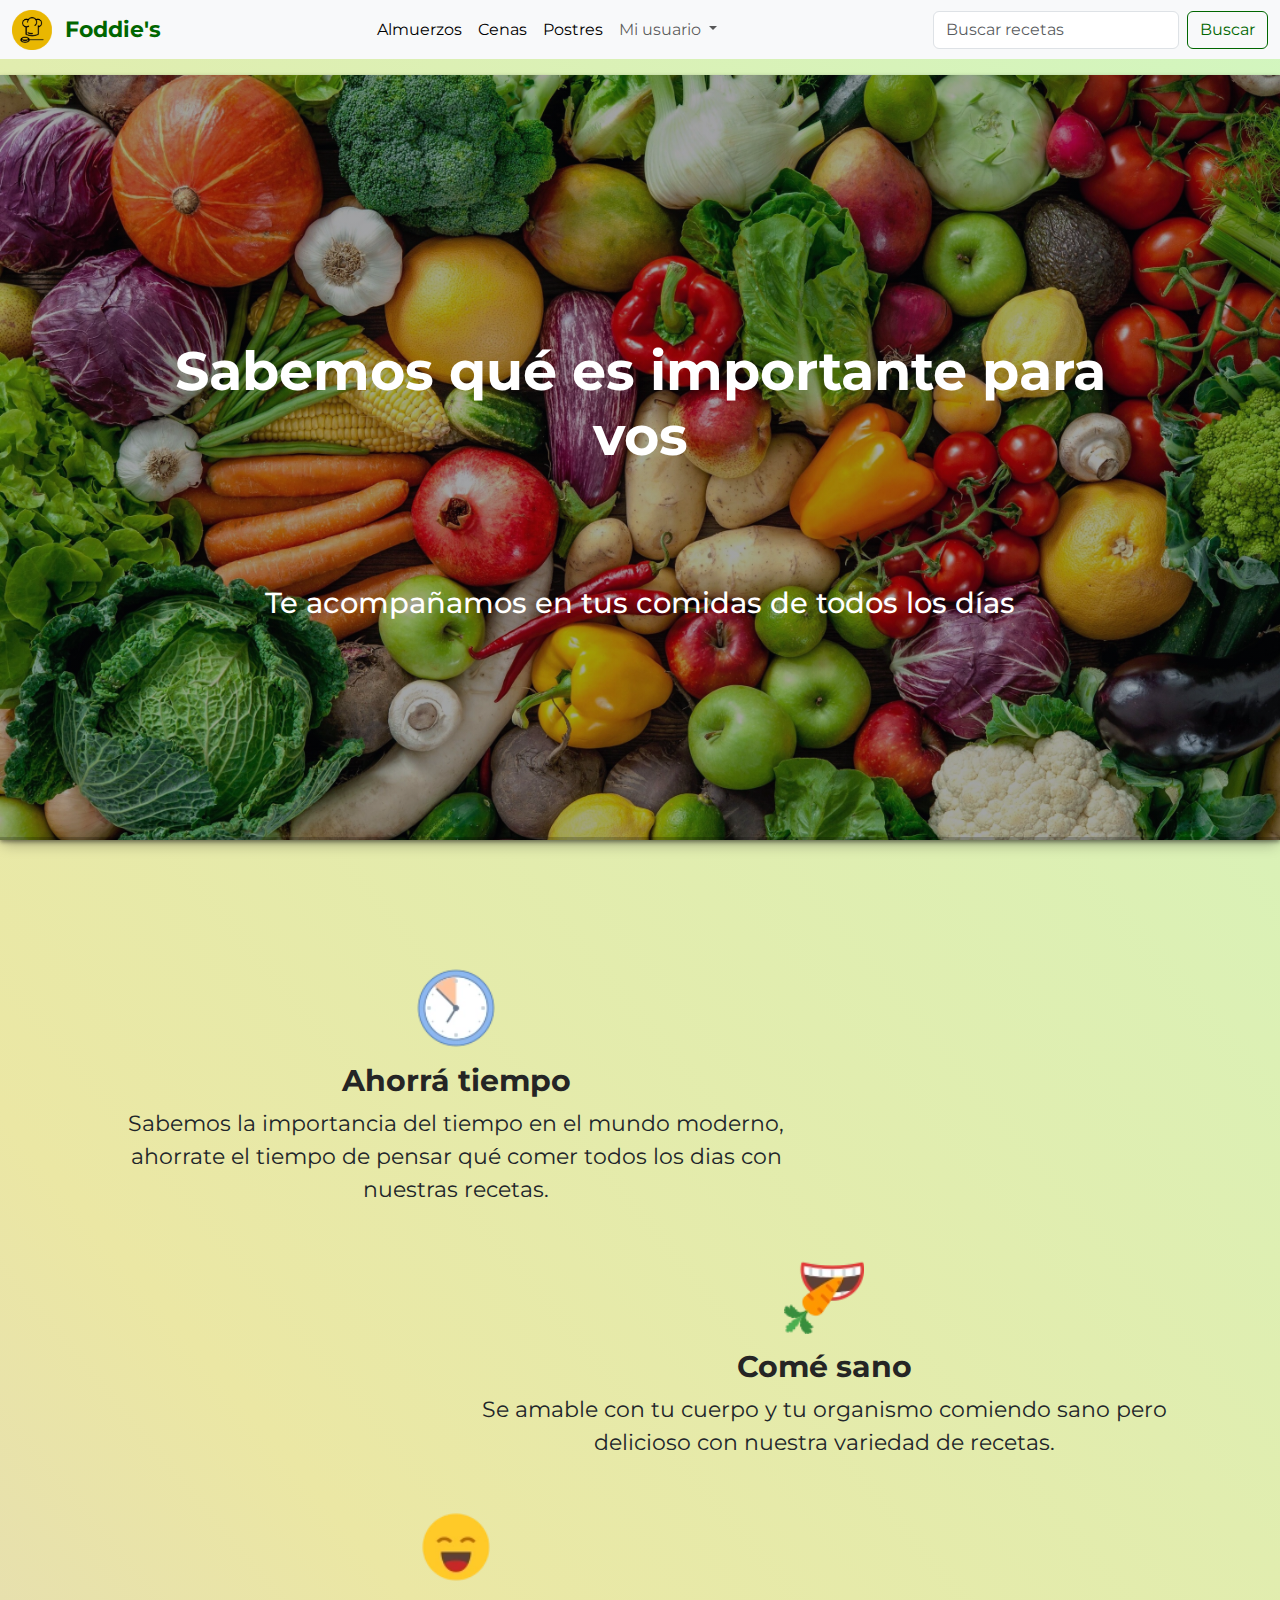
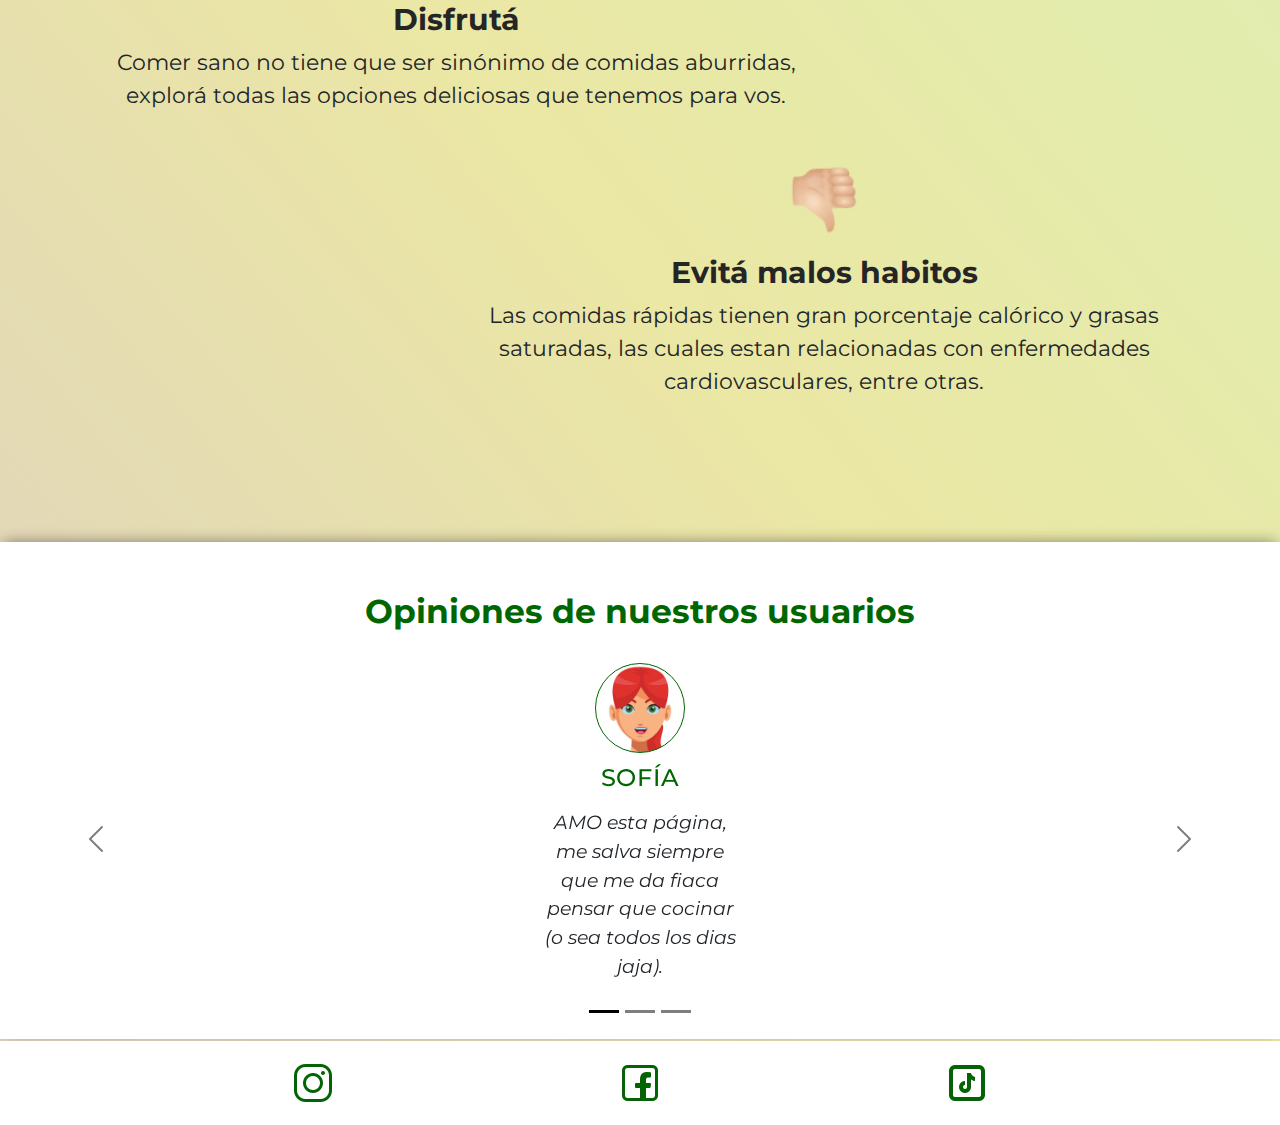
<file: index.html>
<!DOCTYPE html>
<html lang="es-la">
<head>
    <meta charset="UTF-8">
    <meta http-equiv="X-UA-Compatible" content="IE=edge">
    <meta name="viewport" content="width=device-width, initial-scale=1.0">
    <meta name="keywords" content="recetas, receta, comida, fácil, postre, rápido, sano, saludable">
    <meta name="description" content="Ingresá y encontrá todas las recetas que necesitas para cualquier ocasión en un solo lugar.">
    <link rel="stylesheet" href="https://cdn.jsdelivr.net/npm/bootstrap@5.3.0-alpha1/dist/css/bootstrap.min.css">
    <link rel="stylesheet" href="./styles/style.css">
    <link rel="shortcut icon" href="./img/foddies.webp">
    <title>Foddie's</title>
</head>
<body>
    <header id="Header"> <!--NAVEGACION-->
        <nav class="navbar navbar-expand-lg bg-body-tertiary">
            <div class="container-fluid">
                <a title="Inicio" href="index.html"><img src="./img/icono_foodies.webp" width="40" height="40" alt="icono página"></a>
                <a class="navbar-brand" href="./index.html">Foddie's</a>
                <button class="navbar-toggler" type="button" data-bs-toggle="collapse" data-bs-target="#navbarSupportedContent" aria-controls="navbarSupportedContent" aria-expanded="false" aria-label="Toggle navigation">
                <span class="navbar-toggler-icon"></span>
                </button>
            <div class="collapse navbar-collapse" id="navbarSupportedContent">
                <ul class="navbar-nav mx-auto mb-2 mb-lg-0">
                    <li class="nav-item">
                        <a class="nav-link active" aria-current="page" href="./sections/almuerzo.html">Almuerzos</a>
                    </li>
                    <li class="nav-item">
                        <a class="nav-link active" aria-current="page" href="./sections/cena.html">Cenas</a>
                    </li>
                    <li class="nav-item">
                        <a class="nav-link active" aria-current="page" href="./sections/postres.html">Postres</a>
                    </li>
                    <li class="nav-item dropdown">
                        <a class="nav-link dropdown-toggle" href="#" role="button" data-bs-toggle="dropdown" aria-expanded="false">
                        Mi usuario
                        </a>
                        <ul class="dropdown-menu">
                        <li><a class="dropdown-item" href="./sections/iniciarSesion.html">Iniciar sesión</a></li>
                        <li><hr class="dropdown-divider"></li>
                        <li><a class="dropdown-item" href="./sections/usuario.html">Crear usuario</a></li>
                        </ul>
                    </li>
                </ul>
                <form class="d-flex" role="search">
                    <input class="form-control me-2" type="search" placeholder="Buscar recetas" aria-label="Search">
                    <button class="btn btn-outline-success" type="submit">Buscar
                    </button>
                </form>
            </div>
            </div>
        </nav>
    </header>
    <main class="fraseFoddies"> <!--PRINCIPAL-->
        <h2>Sabemos qué es importante para vos</h2>
        <h3>Te acompañamos en tus comidas de todos los días</h3>
    </main>
    <section class="consejosIndex"> <!--GENERAL-->
        <div class="index izq">
            <img src="./img/tiempo.webp" alt="reloj">
            <h4>Ahorrá tiempo</h4>
            <p>Sabemos la importancia del tiempo en el mundo moderno, ahorrate el tiempo de pensar qué comer todos los dias con nuestras recetas.</p>
        </div>
        <div class="index der">
            <img src="./img/sano.webp" alt="Boca mordiendo una zanahoria">
            <h4>Comé sano</h4>
            <p>Se amable con tu cuerpo y tu organismo comiendo sano pero delicioso con nuestra variedad de recetas.</p>
        </div>
        <div class="index izq">
            <img src="./img/disfruta.webp" alt="cara sonriente">
            <h4>Disfrutá</h4>
            <p>Comer sano no tiene que ser sinónimo de comidas aburridas, explorá todas las opciones deliciosas que tenemos para vos.</p>
        </div>
        <div class="index der">
            <img src="./img/habitos.webp" alt="pulgar hacia abajo">
            <h4>Evitá malos habitos</h4>
            <p>Las comidas rápidas tienen gran porcentaje calórico y grasas saturadas, las cuales estan relacionadas con enfermedades cardiovasculares, entre otras.</p>
        </div>
    </section>
    <section class="opiniones">
        <h4>Opiniones de nuestros usuarios</h4>
        <div id="carouselExampleDark" class="carousel carousel-dark slide" data-bs-ride="carousel">
            <div class="carousel-indicators">
                <button type="button" data-bs-target="#carouselExampleDark" data-bs-slide-to="0" class="active" aria-current="true" aria-label="Slide 1"></button>
                <button type="button" data-bs-target="#carouselExampleDark" data-bs-slide-to="1" aria-label="Slide 2"></button>
                <button type="button" data-bs-target="#carouselExampleDark" data-bs-slide-to="2" aria-label="Slide 3"></button>
            </div>
            <div class="carousel-inner">
                <div class="carousel-item active" data-bs-interval="10000">
                    <div class="cardIndex">
                        <div class="card-img uno">
                            <div class="card-info">
                                <p class="text-title">Sofía</p>
                                <p class="text-body">AMO esta página, me salva siempre que me da fiaca pensar que cocinar (o sea todos los dias jaja).</p>
                            </div>
                        </div>
                    </div>
                </div>
                <div class="carousel-item" data-bs-interval="10000">
                    <div class="cardIndex">
                        <div class="card-img dos">
                            <div class="card-info">
                                <p class="text-title">Maru</p>
                                <p class="text-body">Me encanta! Ya se la recomendé a todas mis amigas, tenés opciones para toda ocasión :).</p>
                            </div>
                        </div>
                    </div>
                </div>
                <div class="carousel-item" data-bs-interval="10000">
                    <div class="cardIndex">
                        <div class="card-img tres">
                            <div class="card-info">
                                <p class="text-title">Jorge</p>
                                <p class="text-body">Muy útil para sacarte del apuro, estaría bueno que la implementen como App.</p>
                            </div>
                        </div>
                    </div>
                </div>
            </div>
            <button class="carousel-control-prev" type="button" data-bs-target="#carouselExampleDark" data-bs-slide="prev">
                <span class="carousel-control-prev-icon" aria-hidden="true"></span>
                <span class="visually-hidden">Anterior</span>
            </button>
            <button class="carousel-control-next" type="button" data-bs-target="#carouselExampleDark" data-bs-slide="next">
                <span class="carousel-control-next-icon" aria-hidden="true"></span>
                <span class="visually-hidden">Siguente</span>
            </button>
        </div>
    </section>
    <footer> <!--PIE DE PAGINA-->
        <ul>
                <li>
                <a title="Instagram" href="https://www.instagram.com/" target="_blank"><img  class="icono" src="./img/icono-instagram.webp" alt="Icono Instagram"/></a> 
                </li>
            <li>
            <a title="Facebook" href="https://es-la.facebook.com/" target="_blank"><img class="icono" src="./img/icono-facebook.webp" alt="Icono Facebook"/></a>
            </li>
            <li>
            <a title="TikTok" href="https://www.tiktok.com/es/" target="_blank"><img class="icono" src="./img/icono-tiktok.webp" alt="Icono TikTok"/></a>
            </li>
        </ul>
    </footer>
    <!--BOOTSTRAP SCRIPT-->
    <script src="https://cdn.jsdelivr.net/npm/bootstrap@5.3.0-alpha1/dist/js/bootstrap.bundle.min.js" integrity="sha384-w76AqPfDkMBDXo30jS1Sgez6pr3x5MlQ1ZAGC+nuZB+EYdgRZgiwxhTBTkF7CXvN" crossorigin="anonymous"></script>
</body>
</html>
</file>
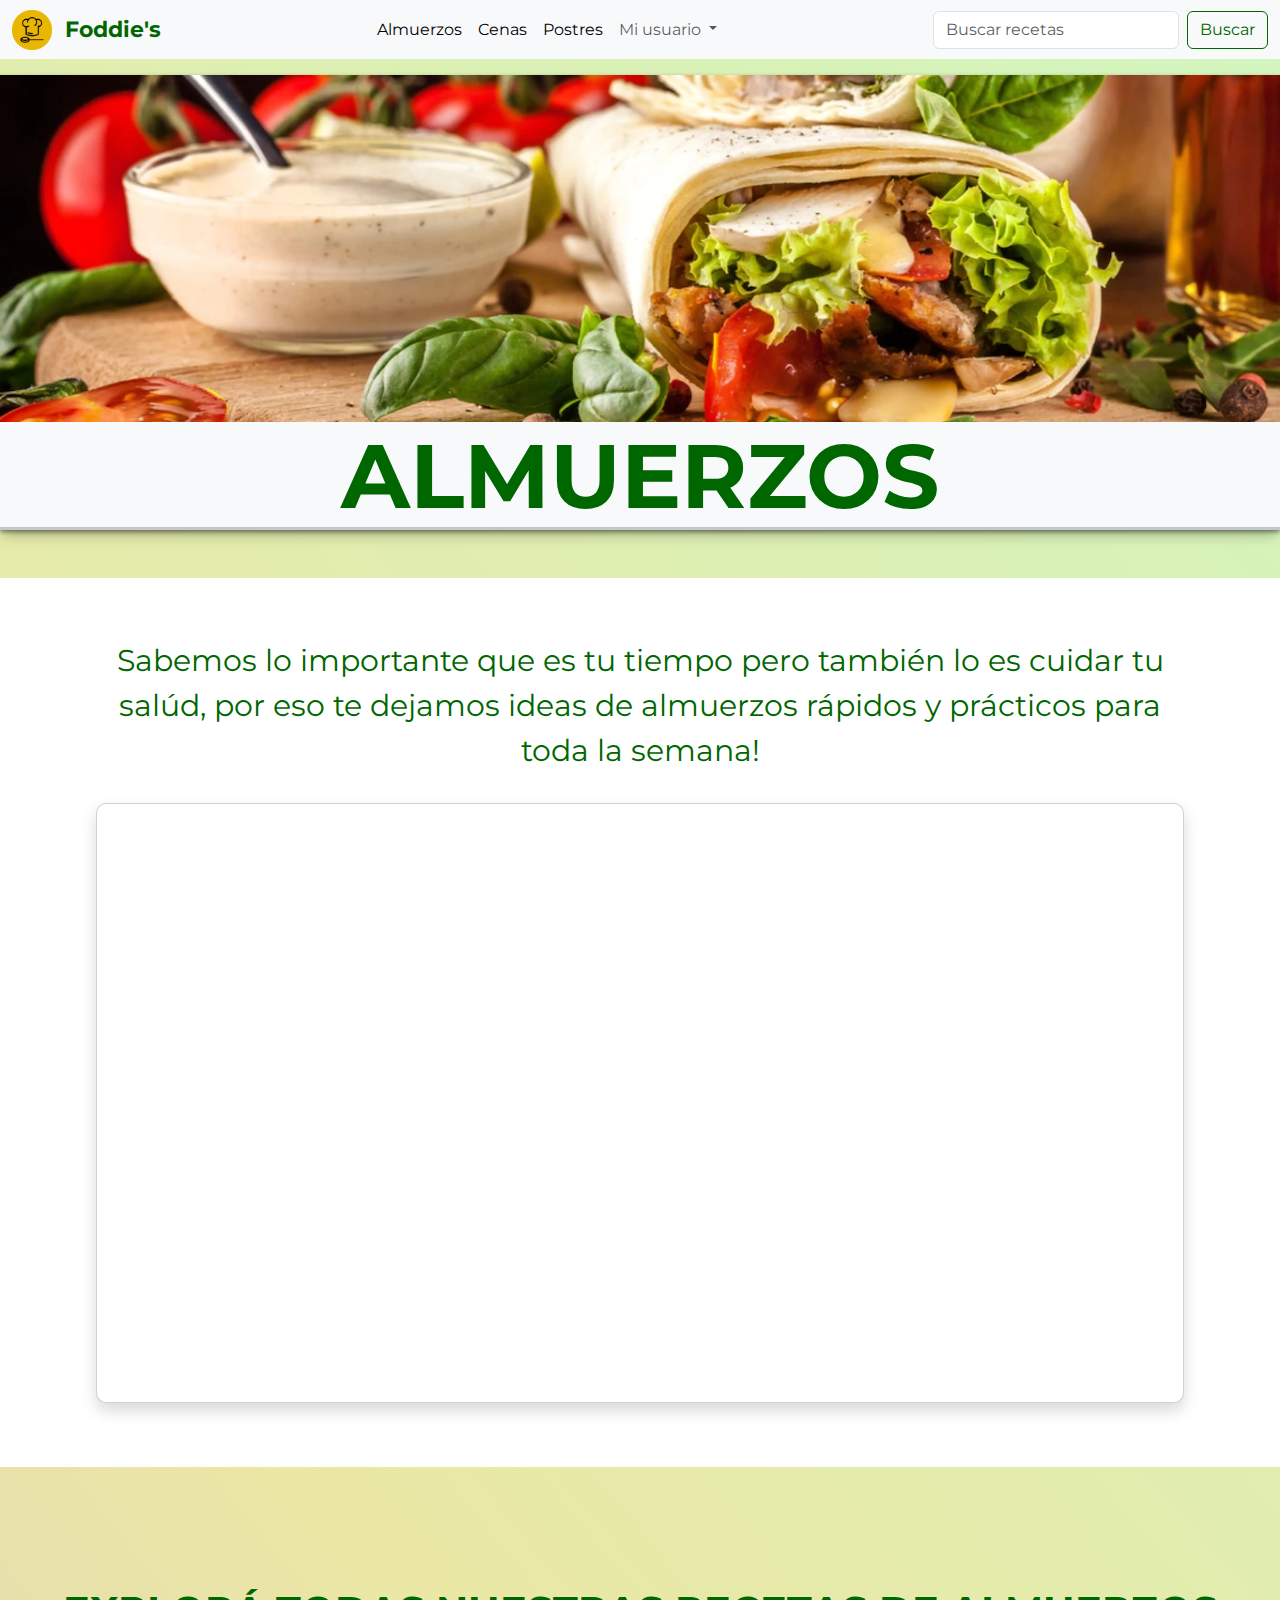
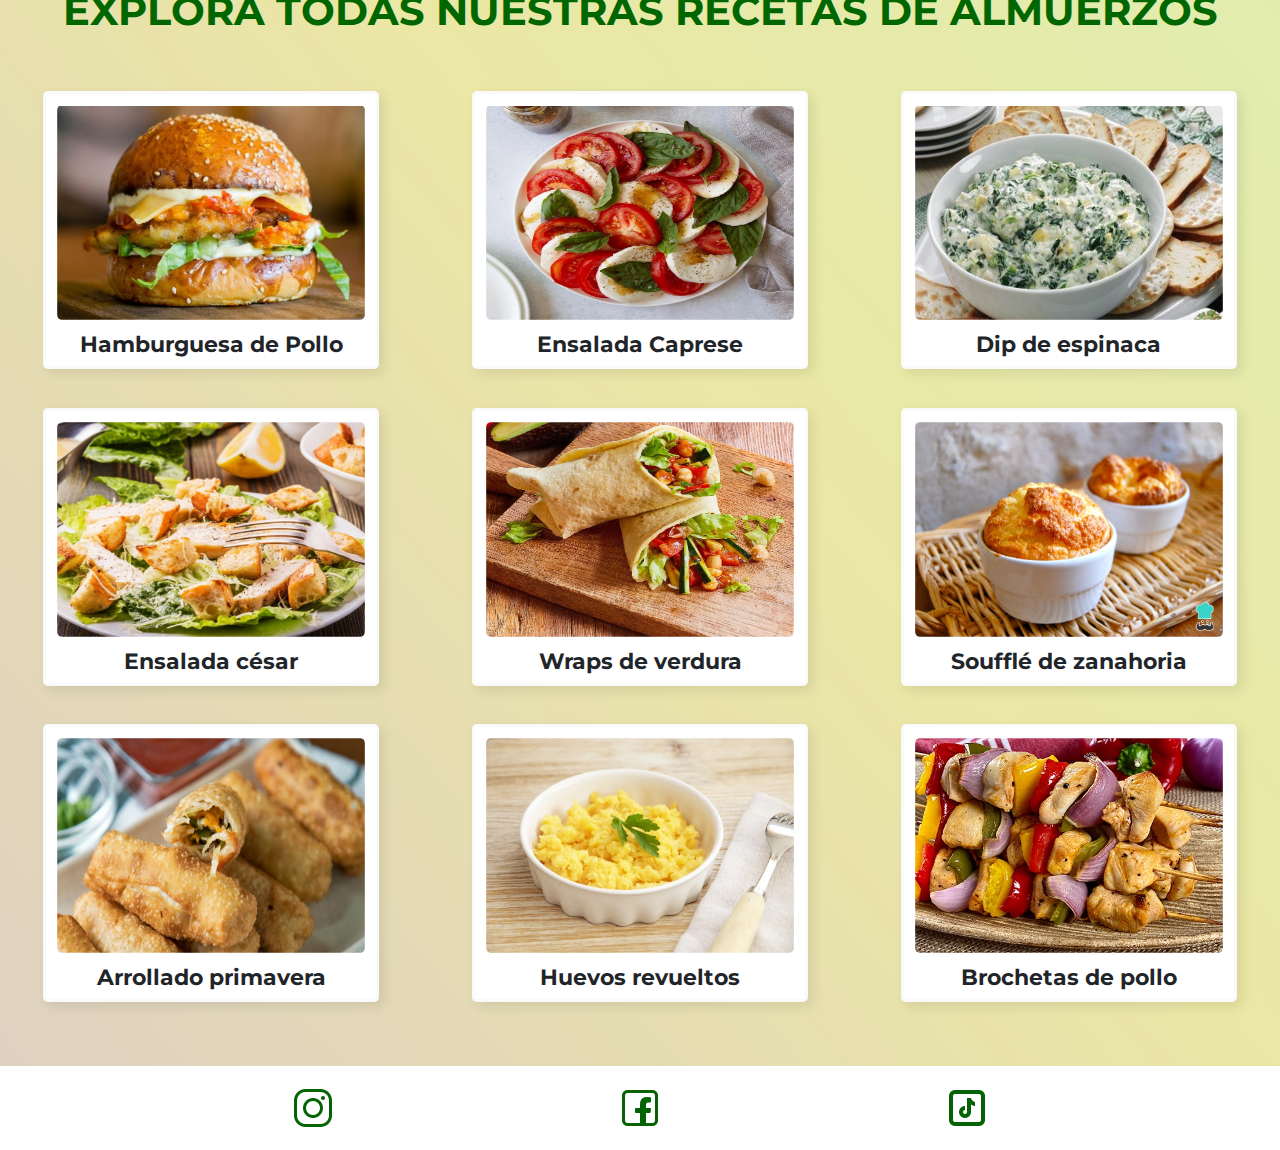
<file: sections/almuerzo.html>
<!DOCTYPE html>
<html lang="es-la">
<head>
    <meta charset="UTF-8">
    <meta http-equiv="X-UA-Compatible" content="IE=edge">
    <meta name="viewport" content="width=device-width, initial-scale=1.0">
    <meta name="keywords" content="almuerzo, rápido, fácil, liviano, saludable, delicioso, comida">
    <meta name="description" content="Recetas sencillas y saludables de almuerzos para todos los días.">
    <link rel="stylesheet" href="https://cdn.jsdelivr.net/npm/bootstrap@5.3.0-alpha1/dist/css/bootstrap.min.css">
    <link rel="stylesheet" href="../styles/style.css">
    <title>Recetas de almuerzos</title>
    <link rel="shortcut icon" href="../img/foddies.webp">
</head>
<body>
    <header id="Header"> <!--NAVEGACION-->
        <nav class="navbar navbar-expand-lg bg-body-tertiary">
            <div class="container-fluid">
                <a title="Inicio" href="../index.html"><img src="../img/icono_foodies.webp" width="40" height="40" alt="icono página"></a>
                <a class="navbar-brand" href="../index.html">Foddie's</a>
                <button class="navbar-toggler" type="button" data-bs-toggle="collapse" data-bs-target="#navbarSupportedContent" aria-controls="navbarSupportedContent" aria-expanded="false" aria-label="Toggle navigation">
                <span class="navbar-toggler-icon"></span>
                </button>
            <div class="collapse navbar-collapse" id="navbarSupportedContent">
                <ul class="navbar-nav mx-auto mb-2 mb-lg-0">
                    <li class="nav-item">
                        <a class="nav-link active" aria-current="page" href="../sections/almuerzo.html">Almuerzos</a>
                    </li>
                    <li class="nav-item">
                        <a class="nav-link active" aria-current="page" href="../sections/cena.html">Cenas</a>
                    </li>
                    <li class="nav-item">
                        <a class="nav-link active" aria-current="page" href="../sections/postres.html">Postres</a>
                    </li>
                    <li class="nav-item dropdown">
                        <a class="nav-link dropdown-toggle" href="#" role="button" data-bs-toggle="dropdown" aria-expanded="false">
                        Mi usuario
                        </a>
                        <ul class="dropdown-menu">
                        <li><a class="dropdown-item" href="./iniciarSesion.html">Iniciar sesión</a></li>
                        <li><hr class="dropdown-divider"></li>
                        <li><a class="dropdown-item" href="../sections/usuario.html">Crear usuario</a></li>
                        </ul>
                    </li>
                </ul>
                <form class="d-flex" role="search">
                    <input class="form-control me-2" type="search" placeholder="Buscar recetas" aria-label="Search">
                    <button class="btn btn-outline-success" type="submit">Buscar
                    </button>
                </form>
            </div>
            </div>
        </nav>
    </header>
    <main class="mainAlmuerzo">
        <img src="../img/portada-almuerzo.webp" alt="Portada almuerzo">
        <h1>ALMUERZOS</h1>
    </main>
    <section class="padreCard">
        <p>Sabemos lo importante que es tu tiempo pero también lo es cuidar tu salúd, por eso te dejamos ideas de almuerzos rápidos y prácticos para toda la semana!</p>
        <div class="card shadow">
            <iframe width="95%" height="90%" src="https://www.youtube.com/embed/LEejIyCE2qE" title="YouTube video player" frameborder="0" allow="accelerometer; autoplay; clipboard-write; encrypted-media; gyroscope; picture-in-picture; web-share" allowfullscreen></iframe>
        </div>
    </section>
    <section>
        <h2 class="todasReceta">EXPLORÁ TODAS NUESTRAS RECETAS DE ALMUERZOS</h2>
        <div class="gridAlmuerzo">
            <div class="contenedor cuarta pollo">
                <img src="../img/hamburguesa-pollo.webp" width="300" height="207" alt="Hamburguesa de pollo">
                <h3>Hamburguesa de Pollo</h3>
            </div>
            <div class="contenedor cuarta caprese">
                <img src="../img/ensalada-caprese.webp" width="300" height="207" alt="Ensalada Caprese">
                <h3>Ensalada Caprese</h3>
            </div>
            <div class="contenedor cuarta espinaca">
                <img src="../img/dip-de-espinaca.webp" width="300" height="207" alt="Dip de espinaca">
                <h3>Dip de espinaca</h3>
            </div>
            <div class="contenedor cuarta ensalada">
                <img src="../img/ensalada-cesar.webp" width="300" height="207" alt="Ensalada césar">
                <h3>Ensalada césar</h3>
            </div>
            <div class="contenedor cuarta wraps">
                <img src="../img/wraps-verdura.webp" width="300" height="207" alt="Wraps de verdura">
                <h3>Wraps de verdura</h3>
            </div>
            <div class="contenedor cuarta souffle">
                <img src="../img/souffle-zanahoria.webp" width="300" height="207" alt="Soufflé de zanahoria">
                <h3>Soufflé de zanahoria</h3>
            </div>
            <div class="contenedor cuarta arrollado">
                <img src="../img/arrollado-primavera.webp" width="300" height="207" alt="Arrollado primavera">
                <h3>Arrollado primavera</h3>
            </div>
            <div class="contenedor cuarta huevo">
                <img src="../img/huevos-revueltos.webp" width="300" height="207" alt="Huevos Revueltos">
                <h3>Huevos revueltos</h3>
            </div>
            <div class="contenedor cuarta brochetas">
                <img src="../img/brochetas-pollo.webp" width="300" height="207" alt="Brochetas de pollo">
                <h3>Brochetas de pollo</h3>
            </div>
    </section>
    <footer>
        <ul>
            <li>
                <a title="Instagram" href="https://www.instagram.com/" target="_blank"><img class="icono" src="../img/icono-instagram.webp" alt="Icono Instagram"/></a> 
            </li>
            <li>
                <a title="Facebook" href="https://es-la.facebook.com/" target="_blank"><img class="icono" src="../img/icono-facebook.webp" alt="Icono Facebook"/></a>
            </li>
            <li>
                <a title="TikTok" href="https://www.tiktok.com/es/" target="_blank"><img class="icono" src="../img/icono-tiktok.webp" alt="Icono TikTok"/></a>
            </li>
        </ul>
    </footer>
    <script src="https://cdn.jsdelivr.net/npm/bootstrap@5.3.0-alpha1/dist/js/bootstrap.bundle.min.js" integrity="sha384-w76AqPfDkMBDXo30jS1Sgez6pr3x5MlQ1ZAGC+nuZB+EYdgRZgiwxhTBTkF7CXvN" crossorigin="anonymous"></script>
</body>
</html>
</file>
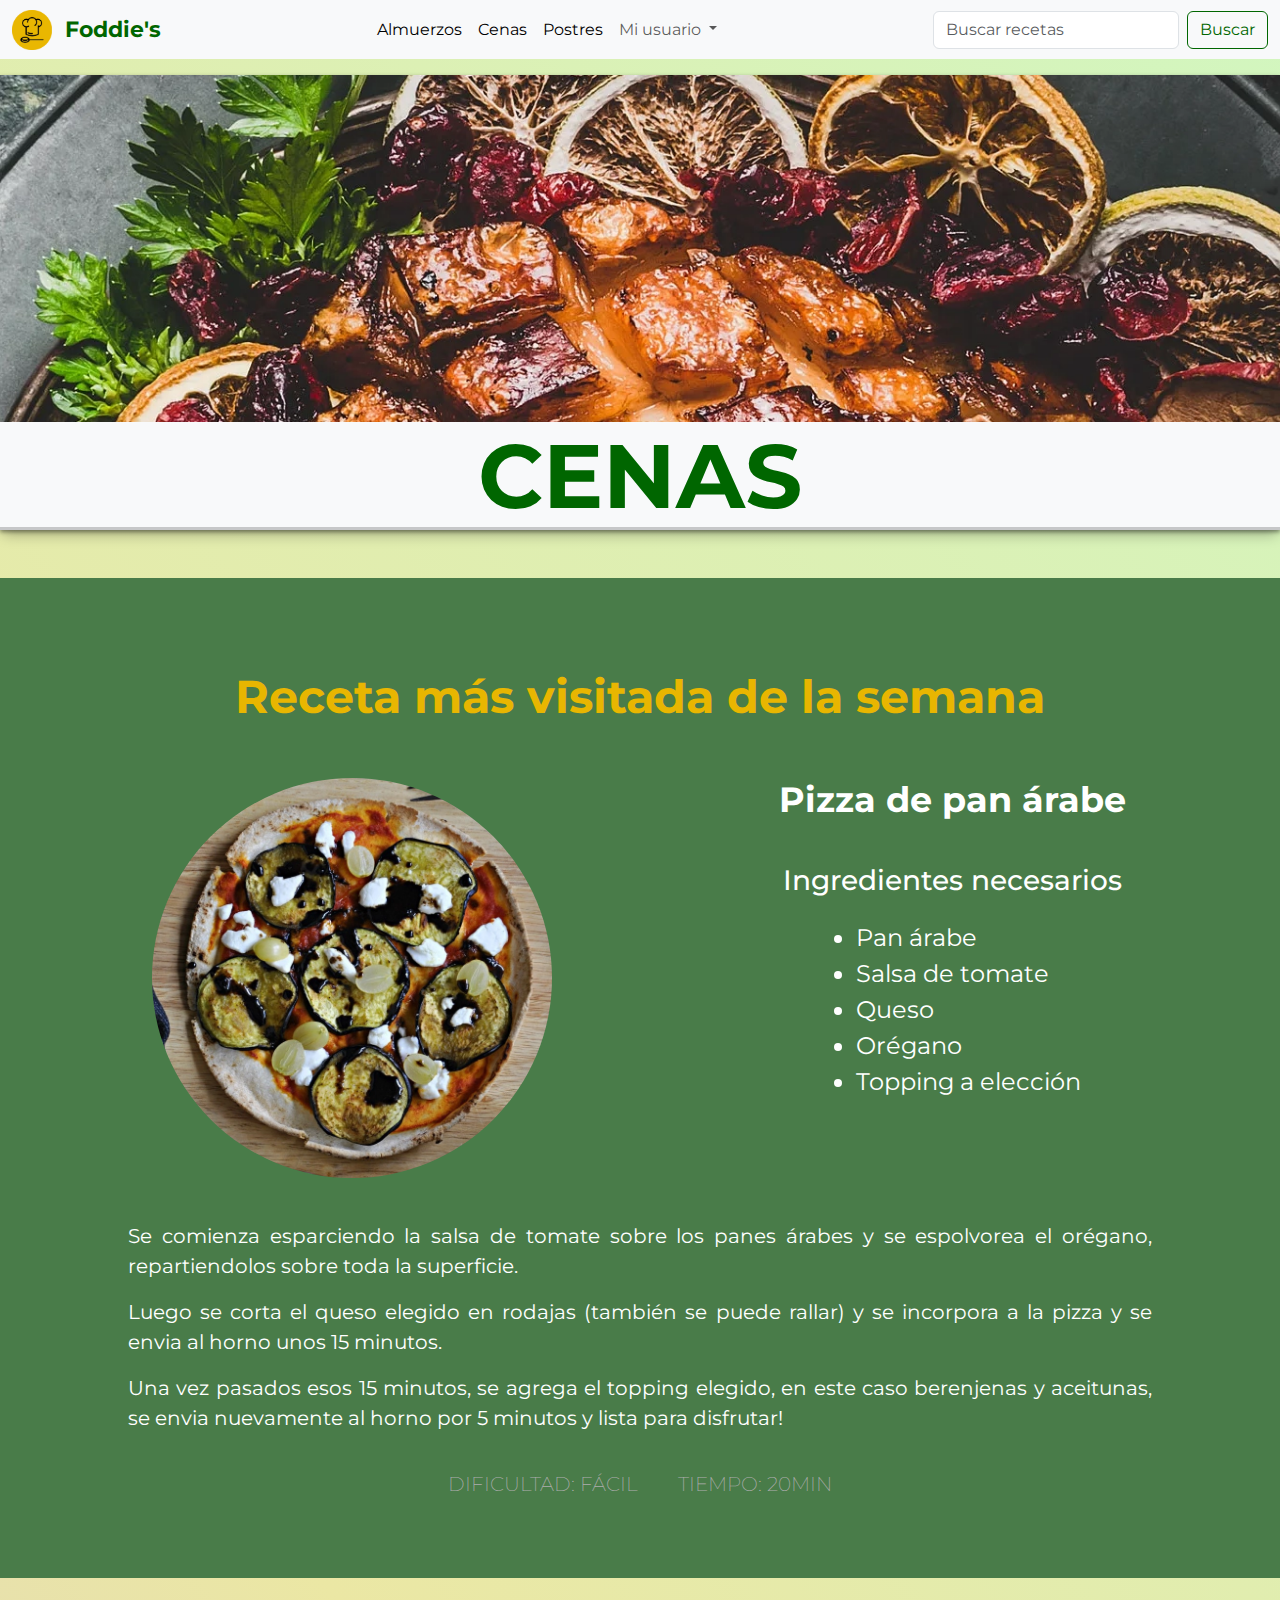
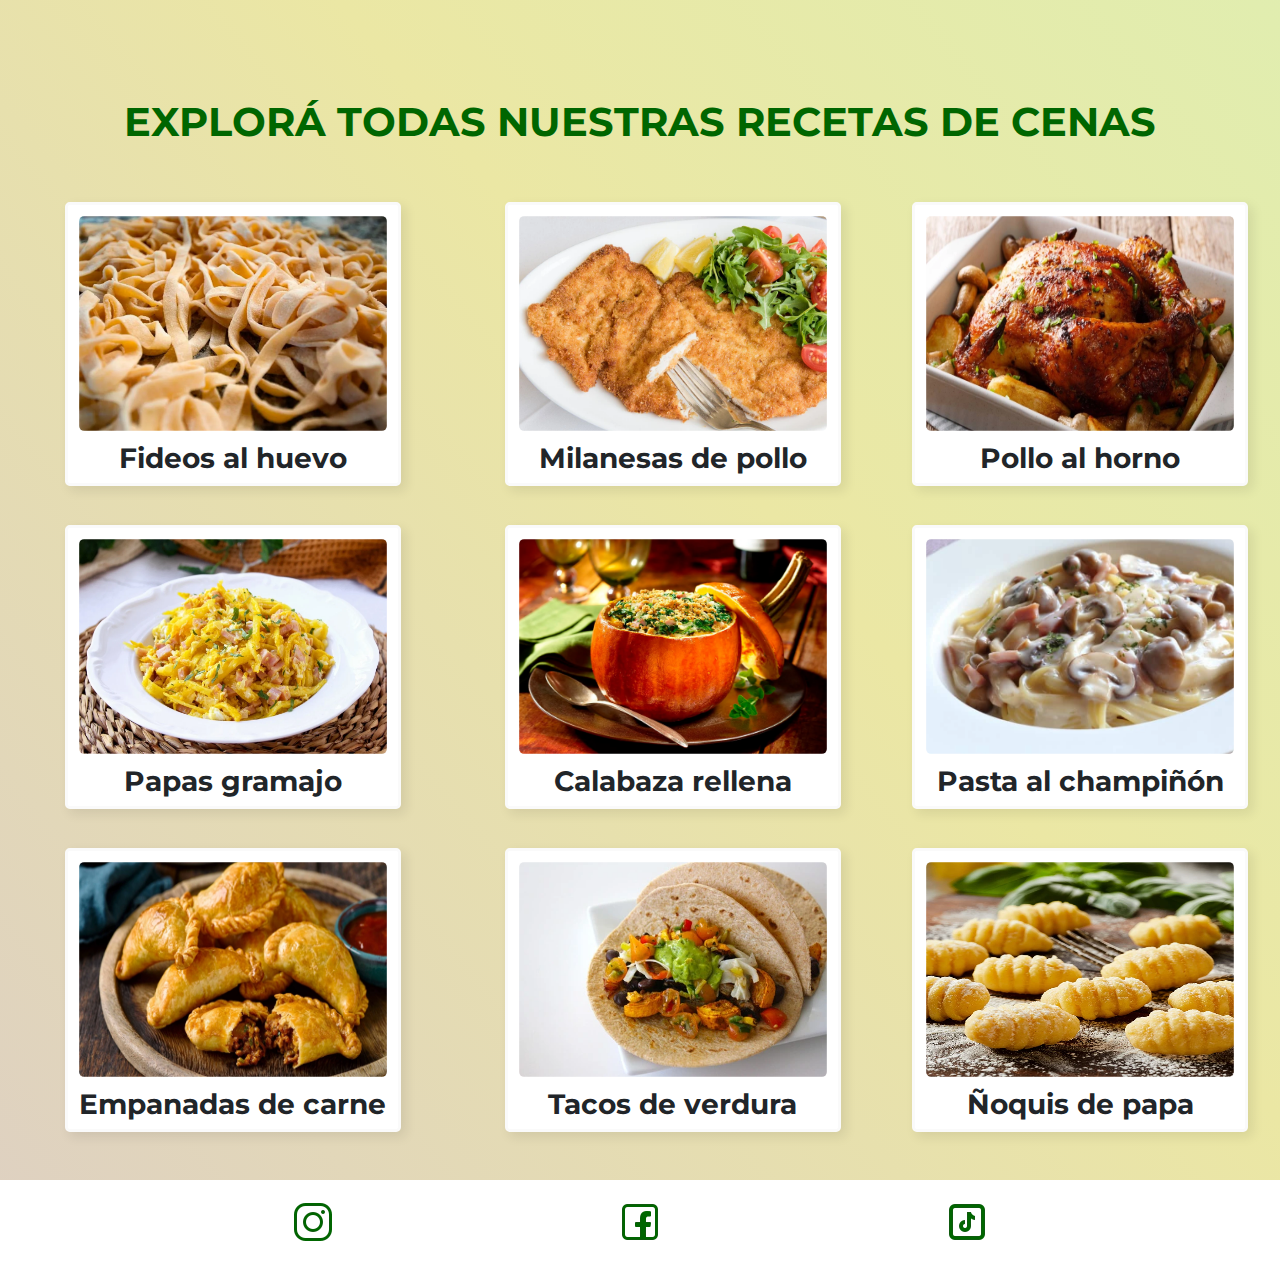
<file: sections/cena.html>
<!DOCTYPE html>
<html lang="es-la">
<head>
    <meta charset="UTF-8">
    <meta http-equiv="X-UA-Compatible" content="IE=edge">
    <meta name="viewport" content="width=device-width, initial-scale=1.0">
    <meta name="keywords" content="cena, cenas, comida, receta, fácil, delicioso">
    <meta name="description" content="Recetas deliciosas de cenas para deleitar a la familia.">
    <link href="https://unpkg.com/aos@2.3.1/dist/aos.css" rel="stylesheet">
    <link rel="stylesheet" href="https://cdn.jsdelivr.net/npm/bootstrap@5.3.0-alpha1/dist/css/bootstrap.min.css">
    <link rel="stylesheet" href="../styles/style.css">
    <title>Recetas de cenas</title>
    <link rel="shortcut icon" href="../img/foddies.webp">
</head>
<body>
    <header id="Header"> <!--NAVEGACION-->
        <nav class="navbar navbar-expand-lg bg-body-tertiary">
            <div class="container-fluid">
                <a title="Inicio" href="../index.html"><img src="../img/icono_foodies.webp" width="40" height="40" alt="icono página"></a>
                <a class="navbar-brand" href="../index.html">Foddie's</a>
                <button class="navbar-toggler" type="button" data-bs-toggle="collapse" data-bs-target="#navbarSupportedContent" aria-controls="navbarSupportedContent" aria-expanded="false" aria-label="Toggle navigation">
                <span class="navbar-toggler-icon"></span>
                </button>
            <div class="collapse navbar-collapse" id="navbarSupportedContent">
                <ul class="navbar-nav mx-auto mb-2 mb-lg-0">
                    <li class="nav-item">
                        <a class="nav-link active" aria-current="page" href="../sections/almuerzo.html">Almuerzos</a>
                    </li>
                    <li class="nav-item">
                        <a class="nav-link active" aria-current="page" href="../sections/cena.html">Cenas</a>
                    </li>
                    <li class="nav-item">
                        <a class="nav-link active" aria-current="page" href="../sections/postres.html">Postres</a>
                    </li>
                    <li class="nav-item dropdown">
                        <a class="nav-link dropdown-toggle" href="#" role="button" data-bs-toggle="dropdown" aria-expanded="false">
                        Mi usuario
                        </a>
                        <ul class="dropdown-menu">
                        <li><a class="dropdown-item" href="./iniciarSesion.html">Iniciar sesión</a></li>
                        <li><hr class="dropdown-divider"></li>
                        <li><a class="dropdown-item" href="../sections/usuario.html">Crear usuario</a></li>
                        </ul>
                    </li>
                </ul>
                <form class="d-flex" role="search">
                    <input class="form-control me-2" type="search" placeholder="Buscar recetas" aria-label="Search">
                    <button class="btn btn-outline-success" type="submit">Buscar
                    </button>
                </form>
            </div>
            </div>
        </nav>
    </header>
    <main class="mainCena">
        <img src="../img/portada-cena.webp" alt="Portada cena">
        <h1>CENAS</h1>
    </main>
    <section class="principalCena">
        <h2 class="textoCena">Receta más visitada de la semana</h2>
        <img src="../img/pizza.webp" width="300" height="300" alt="Ñoquis de papa">
        <div class="textoPizza">
            <h3>Pizza de pan árabe</h3>
            <h4>Ingredientes necesarios</h4>
            <ol>
                <li>Pan árabe</li>
                <li>Salsa de tomate</li>
                <li>Queso</li>
                <li>Orégano</li>
                <li>Topping a elección</li>
            </ol>
        </div>
        <div class="recetaCompleta">
            <p>Se comienza esparciendo la salsa de tomate sobre los panes árabes y se espolvorea el orégano, repartiendolos sobre toda la superficie.</p>
            <p>Luego se corta el queso elegido en rodajas (también se puede rallar) y se incorpora a la pizza y se envia al horno unos 15 minutos.</p>
            <p>Una vez pasados esos 15 minutos, se agrega el topping elegido, en este caso berenjenas y aceitunas, se envia nuevamente al horno por 5 minutos y lista para disfrutar!</p>
            <div class="dificultad">
                <p>Dificultad: fácil</p>
                <p>Tiempo: 20min</p>
            </div>
        </div>
    </section>
    <h2 class="todasReceta">EXPLORÁ TODAS NUESTRAS RECETAS DE CENAS</h2>
    <section class="gridCena">
        <div class="contenedor cuarta fideos">
            <img src="../img/fideos-huevo.webp" width="300" height="207" alt="Fideos al huevo">
            <h3>Fideos al huevo</h3>
        </div>
        <div class="contenedor cuarta milanesa">
            <img src="../img/milanesa-pollo.webp" width="300" height="207" alt="Milanesa de pollo">
            <h3>Milanesas de pollo</h3>
        </div>
        <div class="contenedor cuarta polloHorno">
            <img src="../img/pollo-horno.webp" width="300" height="207" alt="Pollo al horno">
            <h3>Pollo al horno</h3>
        </div>
        <div class="contenedor cuarta papas">
            <img src="../img/papas-gramajo.webp" width="300" height="207" alt="Papas gramajo">
            <h3>Papas gramajo</h3>
        </div>
        <div class="contenedor cuarta calabaza">
            <img src="../img/calabaza-rellena.webp" width="300" height="207" alt="Calabaza rellena">
            <h3>Calabaza rellena</h3>
        </div>
        <div class="contenedor cuarta pasta">
            <img src="../img/pasta-champinon.webp" width="300" height="207" alt="Pasta al champiñón">
            <h3>Pasta al champiñón</h3>
        </div>
        <div class="contenedor cuarta empanadas">
            <img src="../img/empanada-carne.webp" width="300" height="207" alt="Empanadas de carne">
            <h3>Empanadas de carne</h3>
        </div>
        <div class="contenedor cuarta tacos">
            <img src="../img/tacos-verdura.webp" width="300" height="207" alt="Tacos de verdura">
            <h3>Tacos de verdura</h3>
        </div>
        <div class="contenedor cuarta noquis">
            <img src="../img/noquis.webp" width="300" height="207" alt="Tacos de verdura">
            <h3>Ñoquis de papa</h3>
        </div>
    </section>
    <footer>
        <ul>
            <li>
                <a title="Instagram" href="https://www.instagram.com/" target="_blank"><img class="icono" src="../img/icono-instagram.webp" alt="Icono Instagram"/></a> 
            </li>
            <li>
                <a title="Facebook" href="https://es-la.facebook.com/" target="_blank"><img class="icono" src="../img/icono-facebook.webp" alt="Icono Facebook"/></a>
            </li>
            <li>
                <a title="TikTok" href="https://www.tiktok.com/es/" target="_blank"><img class="icono" src="../img/icono-tiktok.webp" alt="Icono TikTok"/></a>
            </li>
        </ul>
    </footer>
    <script src="https://cdn.jsdelivr.net/npm/bootstrap@5.3.0-alpha1/dist/js/bootstrap.bundle.min.js" integrity="sha384-w76AqPfDkMBDXo30jS1Sgez6pr3x5MlQ1ZAGC+nuZB+EYdgRZgiwxhTBTkF7CXvN" crossorigin="anonymous"></script>
</body>
</html>
</file>
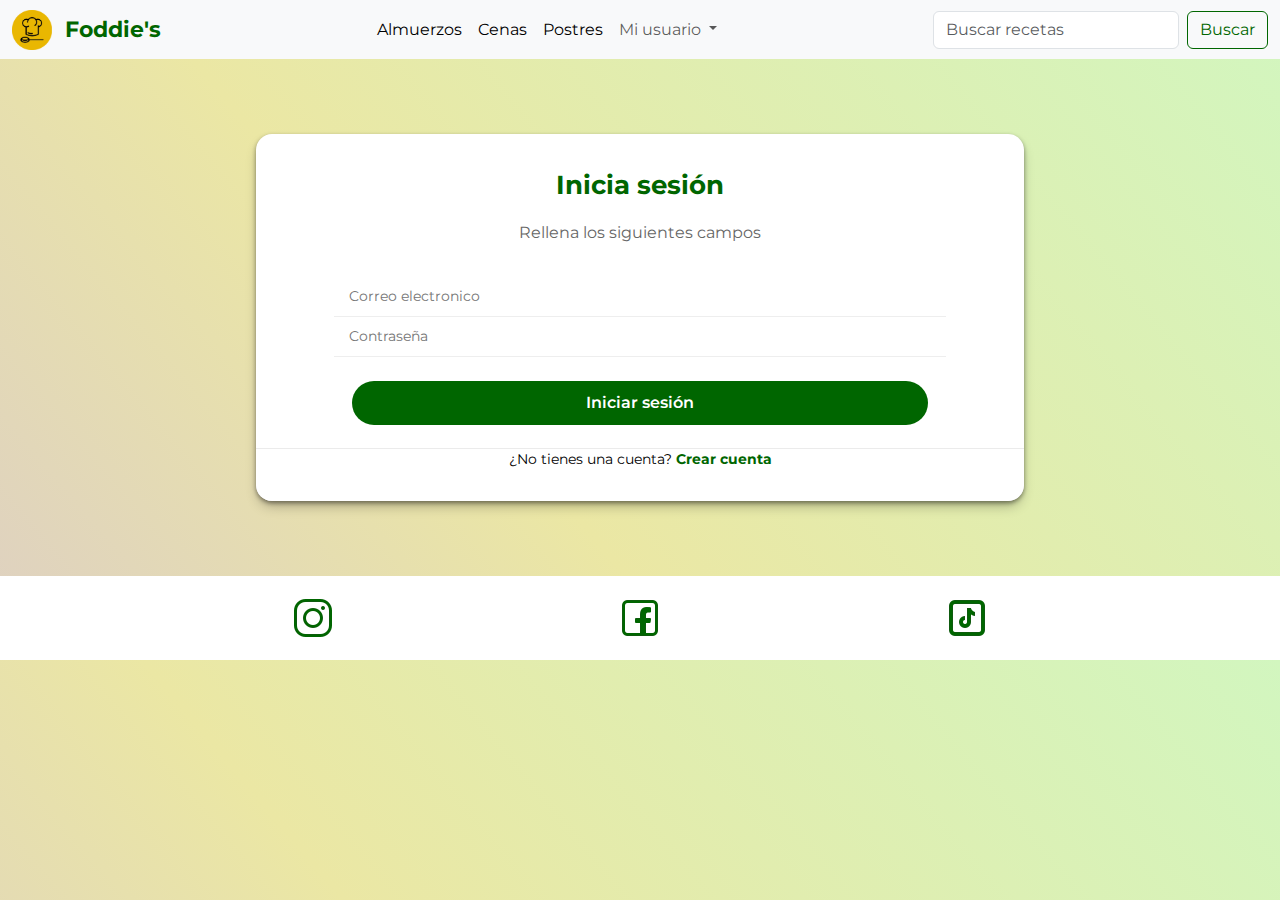
<file: sections/iniciarSesion.html>
<!DOCTYPE html>
<html lang="es-la">
<head>
    <meta charset="UTF-8">
    <meta http-equiv="X-UA-Compatible" content="IE=edge">
    <meta name="viewport" content="width=device-width, initial-scale=1.0">
    <meta name="keywords" content="usuario, cuenta, crear, registrar">
    <meta name="description" content="Crea tu usuario en Foddie's para poder guardar todas tus recetas favoritas.">
    <link rel="stylesheet" href="https://cdn.jsdelivr.net/npm/bootstrap@5.3.0-alpha1/dist/css/bootstrap.min.css">
    <link rel="stylesheet" href="../styles/style.css">
    <title>Crea tu usuario</title>
    <link rel="shortcut icon" href="../img/foddies.webp">
</head>
<body>
    <header id="Header"> <!--NAVEGACION-->
        <nav class="navbar navbar-expand-lg bg-body-tertiary">
            <div class="container-fluid">
                <a title="Inicio" href="../index.html"><img src="../img/icono_foodies.webp" width="40" height="40" alt="icono página"></a>
                <a class="navbar-brand" href="../index.html">Foddie's</a>
                <button class="navbar-toggler" type="button" data-bs-toggle="collapse" data-bs-target="#navbarSupportedContent" aria-controls="navbarSupportedContent" aria-expanded="false" aria-label="Toggle navigation">
                <span class="navbar-toggler-icon"></span>
                </button>
            <div class="collapse navbar-collapse" id="navbarSupportedContent">
                <ul class="navbar-nav mx-auto mb-2 mb-lg-0">
                    <li class="nav-item">
                        <a class="nav-link active" aria-current="page" href="../sections/almuerzo.html">Almuerzos</a>
                    </li>
                    <li class="nav-item">
                        <a class="nav-link active" aria-current="page" href="../sections/cena.html">Cenas</a>
                    </li>
                    <li class="nav-item">
                        <a class="nav-link active" aria-current="page" href="../sections/postres.html">Postres</a>
                    </li>
                    <li class="nav-item dropdown">
                        <a class="nav-link dropdown-toggle" href="#" role="button" data-bs-toggle="dropdown" aria-expanded="false">
                        Mi usuario
                        </a>
                        <ul class="dropdown-menu">
                        <li><a class="dropdown-item" href="./iniciarSesion.html">Iniciar sesión</a></li>
                        <li><hr class="dropdown-divider"></li>
                        <li><a class="dropdown-item" href="../sections/usuario.html">Crear usuario</a></li>
                        </ul>
                    </li>
                </ul>
                <form class="d-flex" role="search">
                    <input class="form-control me-2" type="search" placeholder="Buscar recetas" aria-label="Search">
                    <button class="btn btn-outline-success" type="submit">Buscar
                    </button>
                </form>
            </div>
            </div>
        </nav>
    </header>
    <section class="formularioRegistro">
    <div class="form-box">
        <form class="form">
            <span class="title">Inicia sesión</span>
            <span class="subtitle">Rellena los siguientes campos</span>
            <div class="form-container">
                <input type="email" class="input" placeholder="Correo electronico">
                <input type="password" class="input" placeholder="Contraseña">
            </div>
            <div class="crearCuenta">
            <button>Iniciar sesión</button>
            </div>
        </form>
            <div class="form-section">
            <p>¿No tienes una cuenta? <a href="./usuario.html">Crear cuenta</a></p>
            </div>
    </div>
    </section>
    <footer>
        <ul>
            <li>
                <a title="Instagram" href="https://www.instagram.com/"><img class="icono" src="../img/icono-instagram.webp" alt="Icono Instagram"/></a> 
            </li>
            <li>
                <a title="Facebook" href="https://es-la.facebook.com/"><img class="icono" src="../img/icono-facebook.webp" alt="Icono Facebook"/></a>
            </li>
            <li>
                <a title="TikTok" href="https://www.tiktok.com/es/"><img class="icono" src="../img/icono-tiktok.webp" alt="Icono TikTok"/></a>
            </li>
        </ul>
    </footer>
    <script src="https://cdn.jsdelivr.net/npm/bootstrap@5.3.0-alpha1/dist/js/bootstrap.bundle.min.js" integrity="sha384-w76AqPfDkMBDXo30jS1Sgez6pr3x5MlQ1ZAGC+nuZB+EYdgRZgiwxhTBTkF7CXvN" crossorigin="anonymous"></script>
</body>
</html>
</file>
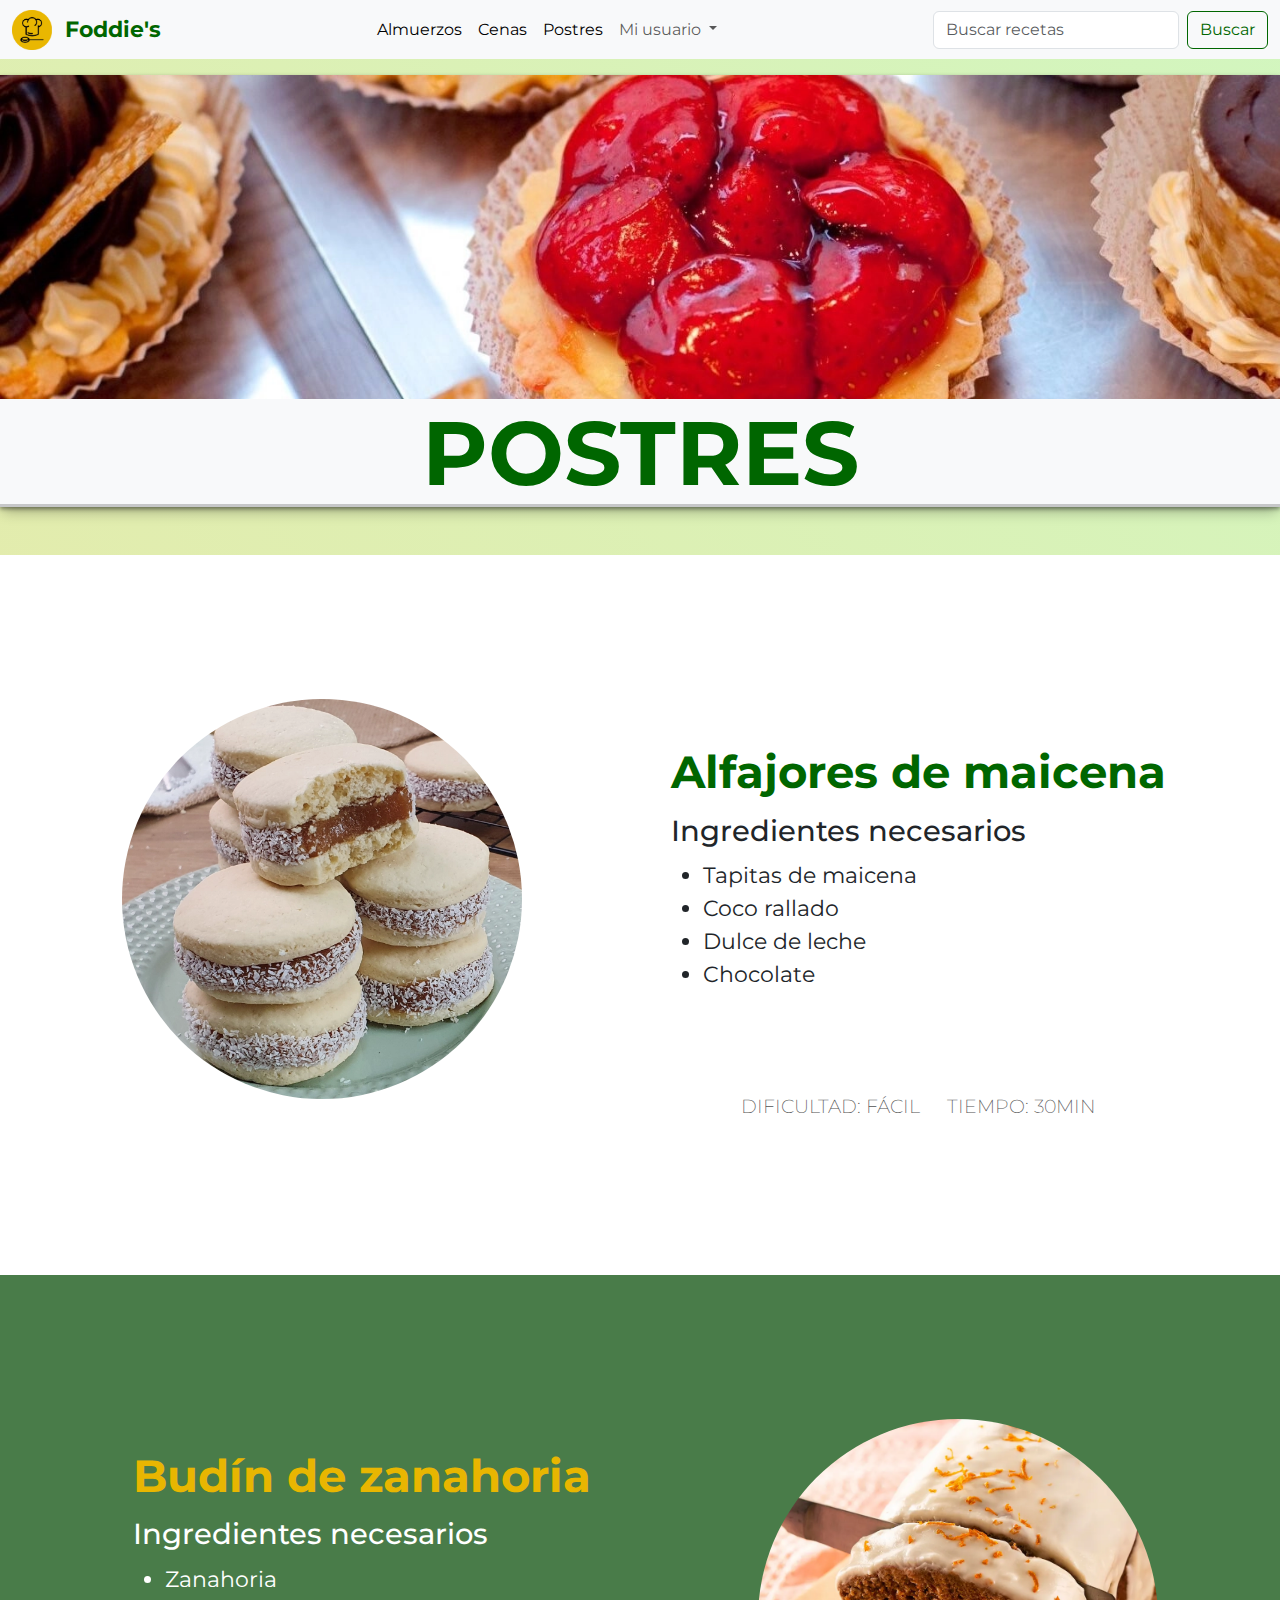
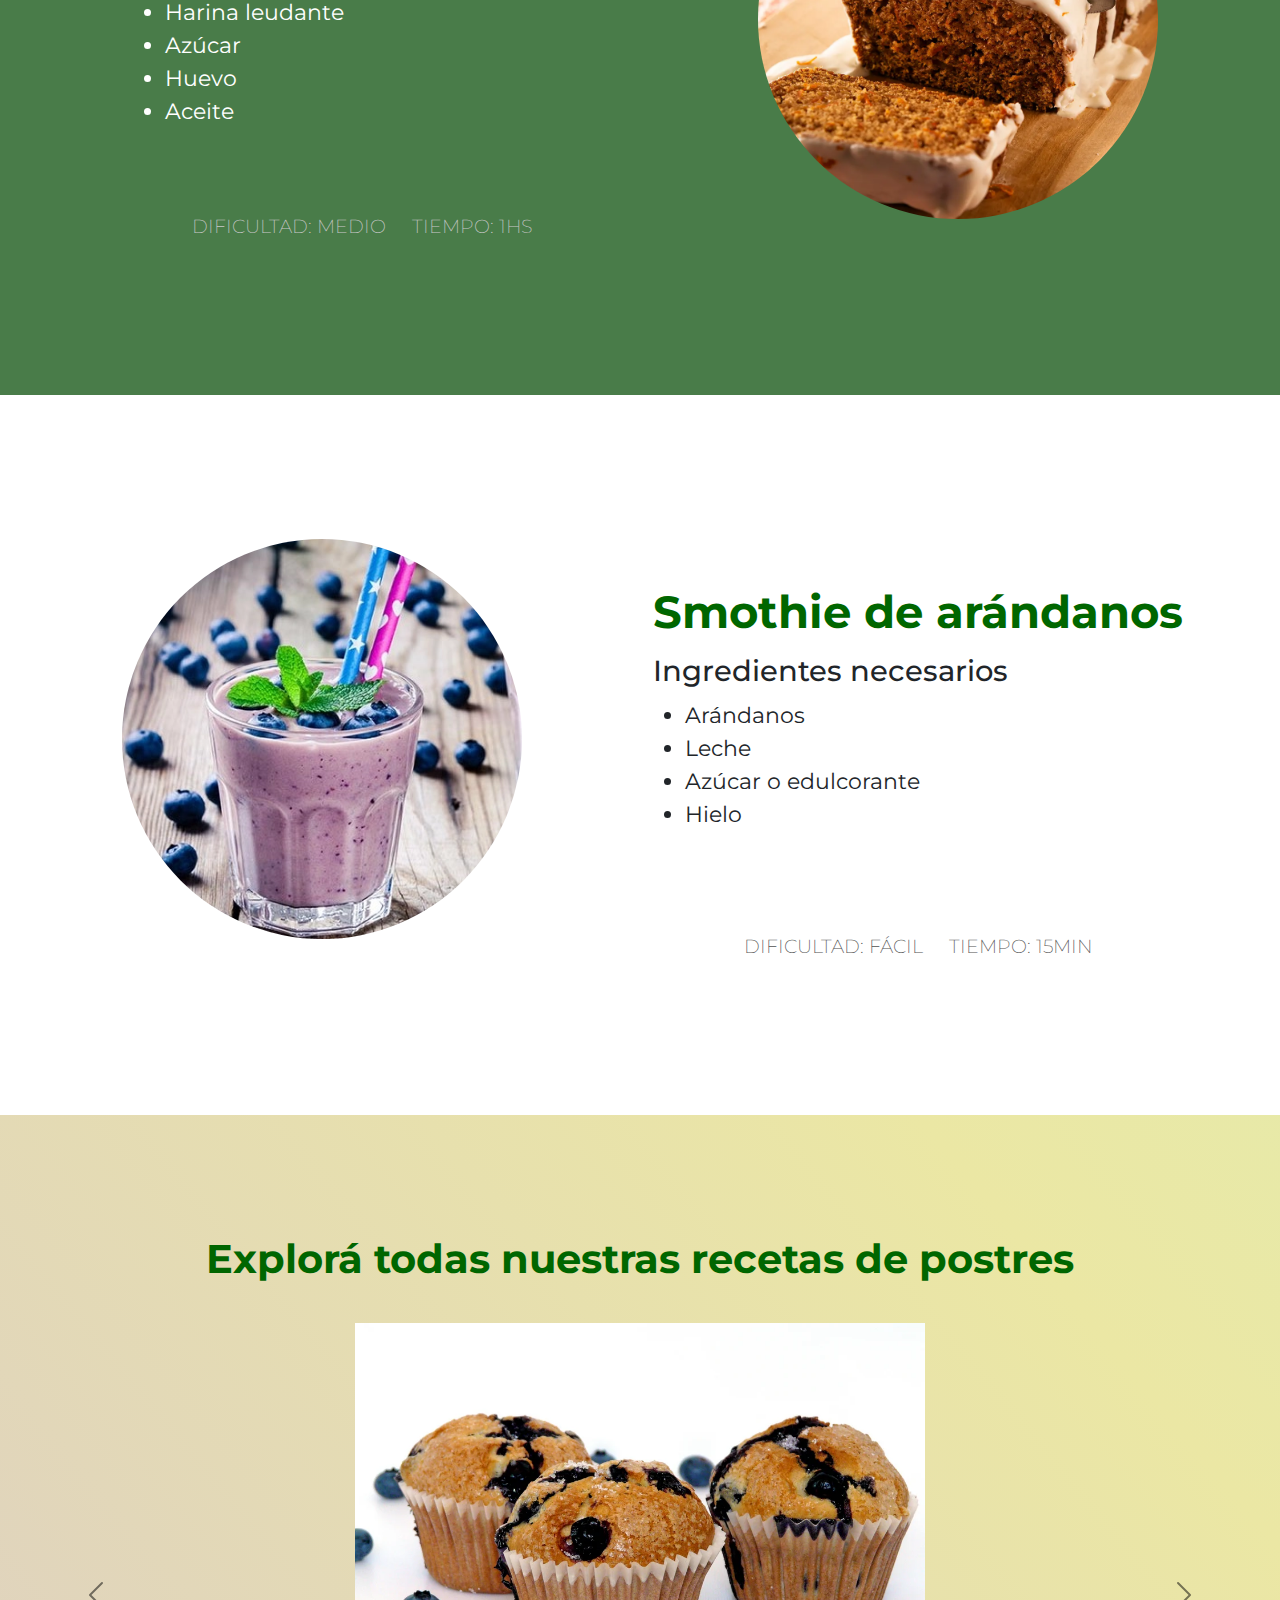
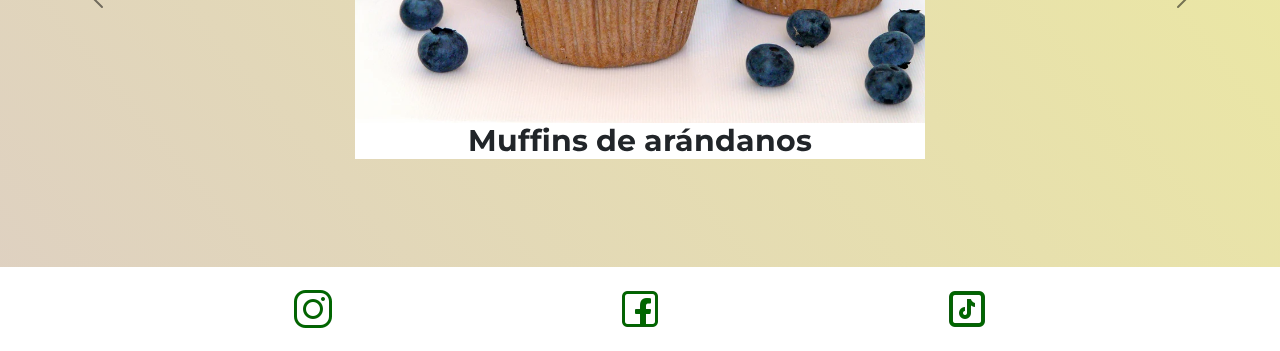
<file: sections/postres.html>
<!DOCTYPE html>
<html lang="es-la">
<head>
    <meta charset="UTF-8">
    <meta http-equiv="X-UA-Compatible" content="IE=edge">
    <meta name="viewport" content="width=device-width, initial-scale=1.0">
    <meta name="keywords" content="postres, dulce, rico, delicioso, rápido, fácil, receta">
    <meta name="description" content="Recetas variadas y sencillas de postres muy sabrosos.">
    <link rel="stylesheet" href="https://cdn.jsdelivr.net/npm/bootstrap@5.3.0-alpha1/dist/css/bootstrap.min.css">
    <link rel="stylesheet" href="../styles/style.css">
    <title>Recetas de postres</title>
    <link rel="shortcut icon" href="../img/foddies.webp">
</head>
<body>
    <header id="Header"> <!--NAVEGACION-->
        <nav class="navbar navbar-expand-lg bg-body-tertiary">
            <div class="container-fluid">
                <a title="Inicio" href="../index.html"><img src="../img/icono_foodies.webp" width="40" height="40" alt="icono página"></a>
                <a class="navbar-brand" href="../index.html">Foddie's</a>
                <button class="navbar-toggler" type="button" data-bs-toggle="collapse" data-bs-target="#navbarSupportedContent" aria-controls="navbarSupportedContent" aria-expanded="false" aria-label="Toggle navigation">
                <span class="navbar-toggler-icon"></span>
                </button>
            <div class="collapse navbar-collapse" id="navbarSupportedContent">
                <ul class="navbar-nav mx-auto mb-2 mb-lg-0">
                    <li class="nav-item">
                        <a class="nav-link active" aria-current="page" href="../sections/almuerzo.html">Almuerzos</a>
                    </li>
                    <li class="nav-item">
                        <a class="nav-link active" aria-current="page" href="../sections/cena.html">Cenas</a>
                    </li>
                    <li class="nav-item">
                        <a class="nav-link active" aria-current="page" href="../sections/postres.html">Postres</a>
                    </li>
                    <li class="nav-item dropdown">
                        <a class="nav-link dropdown-toggle" href="#" role="button" data-bs-toggle="dropdown" aria-expanded="false">
                        Mi usuario
                        </a>
                        <ul class="dropdown-menu">
                        <li><a class="dropdown-item" href="./iniciarSesion.html">Iniciar sesión</a></li>
                        <li><hr class="dropdown-divider"></li>
                        <li><a class="dropdown-item" href="./usuario.html">Crear usuario</a></li>
                        </ul>
                    </li>
                </ul>
                <form class="d-flex" role="search">
                    <input class="form-control me-2" type="search" placeholder="Buscar recetas" aria-label="Search">
                    <button class="btn btn-outline-success" type="submit">Buscar
                    </button>
                </form>
            </div>
            </div>
        </nav>
    </header>
    <main class="mainPostre">
        <img src="../img/portada-postres.webp" alt="Portada postres">
        <h1>POSTRES</h1>
    </main>
    <section class="recetaPostre">
        <div class="receta unoPostre">
            <img src="../img/alfajores-maicena.webp" alt="alfajores de maicena">
            <div class="texto">
                <h3>Alfajores de maicena</h3>
                <h4>Ingredientes necesarios</h4>
                <ol>
                    <li>Tapitas de maicena</li>
                    <li>Coco rallado</li>
                    <li>Dulce de leche</li>
                    <li>Chocolate</li>
                </ol>
            </div>
            <div class="dificultad">
                <p>Dificultad: fácil</p>
                <p>Tiempo: 30min</p>
            </div>
        </div>
        <div class="receta dosPostre">
            <img src="../img/budin-zanahoria.webp" alt="budin de zanahoria">
            <div class="texto">
                <h3>Budín de zanahoria</h3>
                <h4>Ingredientes necesarios</h4>
                <ol>
                    <li>Zanahoria</li>
                    <li>Harina leudante</li>
                    <li>Azúcar</li>
                    <li>Huevo</li>
                    <li>Aceite</li>
                </ol>
            </div>
            <div class="dificultad">
                <p>Dificultad: medio</p>
                <p>Tiempo: 1hs</p>
            </div>
        </div>
        <div class="receta unoPostre">
            <img src="../img/licuado-de-arandanos.webp" alt="licuado de arandanos">
            <div class="texto">
                <h3>Smothie de arándanos</h3>
                <h4>Ingredientes necesarios</h4>
                <ol>
                    <li>Arándanos</li>
                    <li>Leche</li>
                    <li>Azúcar o edulcorante</li>
                    <li>Hielo</li>
                </ol>
            </div>
            <div class="dificultad">
                <p>Dificultad: fácil</p>
                <p>Tiempo: 15min</p>
            </div>
        </div>
    </section>
    <section>
        <h3 class="todasReceta">Explorá todas nuestras recetas de postres</h3>
        <div id="carouselExampleDark" class="carousel carousel-dark slide">
            <div class="carousel-inner">
                <div class="carousel-item active">
                    <div class="contenedorCarousel">
                        <img src="../img/muffins-arandanos.webp" alt="Muffins de arándanos">
                        <h3>Muffins de arándanos</h3>
                    </div>
                </div>
                <div class="carousel-item">
                    <div class="contenedorCarousel">
                        <img src="../img/torta-manzana.webp" alt="Torta de manzana">
                        <h3>Torta de manzana</h3>
                    </div>
                </div>
                <div class="carousel-item">
                    <div class="contenedorCarousel">
                        <img src="../img/helado-chocolate.webp" alt="Helado de chocolate">
                        <h3>Helado de chocolate</h3>
                    </div>
                </div>
                <div class="carousel-item">
                    <div class="contenedorCarousel">
                        <img src="../img/torta-tres-leches.webp" alt="Torta tres leches">
                        <h3>Torta tres leches</h3>
                    </div>
                </div>
                <div class="carousel-item">
                    <div class="contenedorCarousel">
                        <img src="../img/crumble-manzana.webp" alt="Crumble de manzana">
                        <h3>Crumble de manzana</h3>
                    </div>
                </div>
                <div class="carousel-item">
                    <div class="contenedorCarousel">
                        <img src="../img/tiramisu.webp" alt="Tiramisú">
                        <h3>Tiramisú</h3>
                    </div>
                </div>
            </div>
            <button class="carousel-control-prev" type="button" data-bs-target="#carouselExampleDark" data-bs-slide="prev">
                <span class="carousel-control-prev-icon" aria-hidden="true"></span>
                <span class="visually-hidden">Previous</span>
            </button>
            <button class="carousel-control-next" type="button" data-bs-target="#carouselExampleDark" data-bs-slide="next">
                <span class="carousel-control-next-icon" aria-hidden="true"></span>
                <span class="visually-hidden">Next</span>
            </button>
        </div>
    </section>
    <footer>
        <ul>
            <li>
                <a title="Instagram" href="https://www.instagram.com/" target="_blank"><img class="icono" src="../img/icono-instagram.webp" alt="Icono Instagram"/></a> 
            </li>
            <li>
                <a title="Facebook" href="https://es-la.facebook.com/" target="_blank"><img class="icono" src="../img/icono-facebook.webp" alt="Icono Facebook"/></a>
            </li>
            <li>
                <a title="TikTok" href="https://www.tiktok.com/es/" target="_blank"><img class="icono" src="../img/icono-tiktok.webp" alt="Icono TikTok"/></a>
            </li>
        </ul>
    </footer>
    <script src="https://cdn.jsdelivr.net/npm/bootstrap@5.3.0-alpha1/dist/js/bootstrap.bundle.min.js" integrity="sha384-w76AqPfDkMBDXo30jS1Sgez6pr3x5MlQ1ZAGC+nuZB+EYdgRZgiwxhTBTkF7CXvN" crossorigin="anonymous"></script>
</body>
</html>
</file>
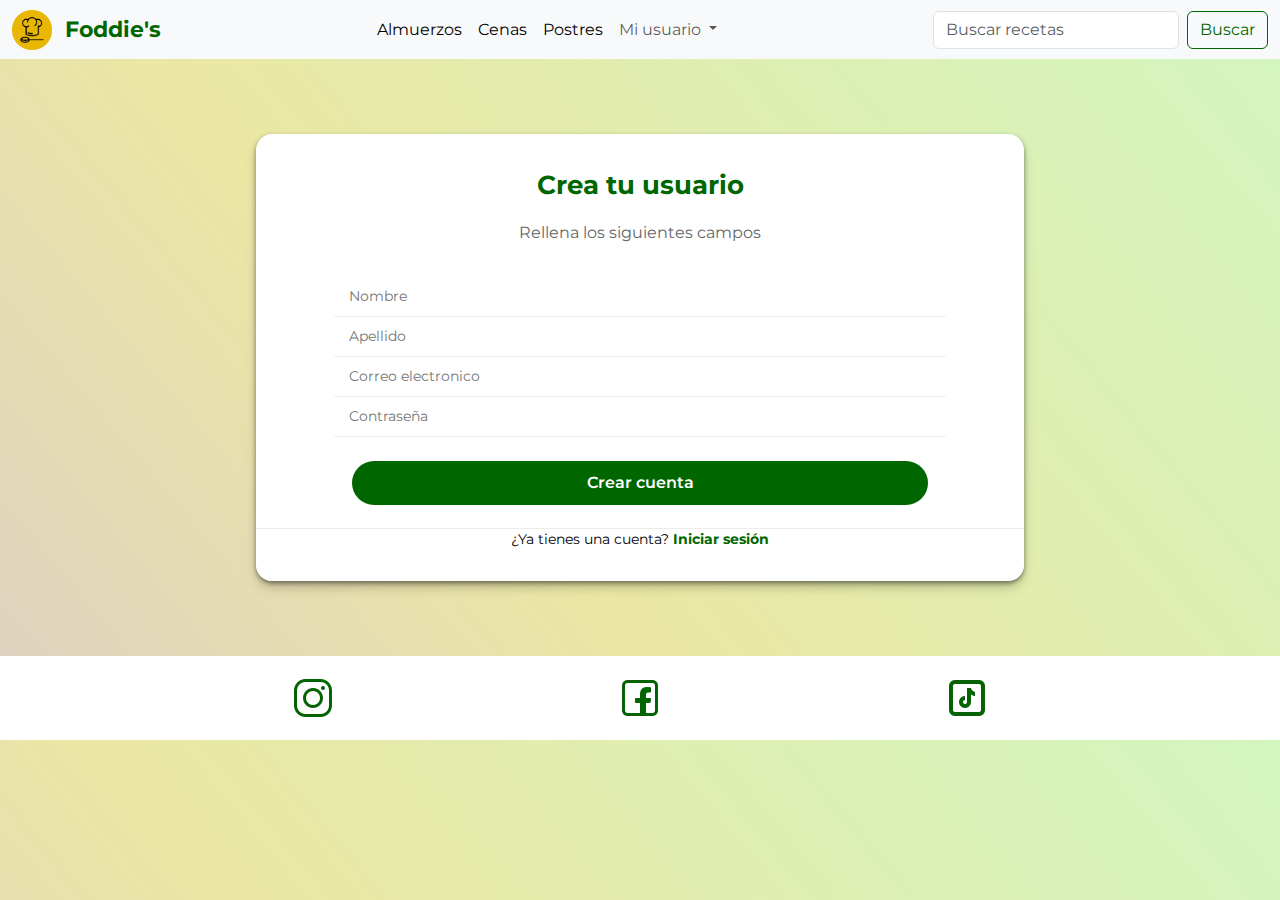
<file: sections/usuario.html>
<!DOCTYPE html>
<html lang="es-la">
<head>
    <meta charset="UTF-8">
    <meta http-equiv="X-UA-Compatible" content="IE=edge">
    <meta name="viewport" content="width=device-width, initial-scale=1.0">
    <meta name="keywords" content="usuario, cuenta, crear, registrar">
    <meta name="description" content="Crea tu usuario en Foddie's para poder guardar todas tus recetas favoritas.">
    <link rel="stylesheet" href="https://cdn.jsdelivr.net/npm/bootstrap@5.3.0-alpha1/dist/css/bootstrap.min.css">
    <link rel="stylesheet" href="../styles/style.css">
    <title>Crea tu usuario</title>
    <link rel="shortcut icon" href="../img/foddies.webp">
</head>
<body>
    <header id="Header"> <!--NAVEGACION-->
        <nav class="navbar navbar-expand-lg bg-body-tertiary">
            <div class="container-fluid">
                <a title="Inicio" href="../index.html"><img src="../img/icono_foodies.webp" width="40" height="40" alt="icono página"></a>
                <a class="navbar-brand" href="../index.html">Foddie's</a>
                <button class="navbar-toggler" type="button" data-bs-toggle="collapse" data-bs-target="#navbarSupportedContent" aria-controls="navbarSupportedContent" aria-expanded="false" aria-label="Toggle navigation">
                <span class="navbar-toggler-icon"></span>
                </button>
            <div class="collapse navbar-collapse" id="navbarSupportedContent">
                <ul class="navbar-nav mx-auto mb-2 mb-lg-0">
                    <li class="nav-item">
                        <a class="nav-link active" aria-current="page" href="../sections/almuerzo.html">Almuerzos</a>
                    </li>
                    <li class="nav-item">
                        <a class="nav-link active" aria-current="page" href="../sections/cena.html">Cenas</a>
                    </li>
                    <li class="nav-item">
                        <a class="nav-link active" aria-current="page" href="../sections/postres.html">Postres</a>
                    </li>
                    <li class="nav-item dropdown">
                        <a class="nav-link dropdown-toggle" href="#" role="button" data-bs-toggle="dropdown" aria-expanded="false">
                        Mi usuario
                        </a>
                        <ul class="dropdown-menu">
                        <li><a class="dropdown-item" href="./iniciarSesion.html">Iniciar sesión</a></li>
                        <li><hr class="dropdown-divider"></li>
                        <li><a class="dropdown-item" href="../sections/usuario.html">Crear usuario</a></li>
                        </ul>
                    </li>
                </ul>
                <form class="d-flex" role="search">
                    <input class="form-control me-2" type="search" placeholder="Buscar recetas" aria-label="Search">
                    <button class="btn btn-outline-success" type="submit">Buscar
                    </button>
                </form>
            </div>
            </div>
        </nav>
    </header>
    <section class="formularioRegistro">
    <div class="form-box">
        <form class="form">
            <span class="title">Crea tu usuario</span>
            <span class="subtitle">Rellena los siguientes campos</span>
            <div class="form-container">
                <input type="text" class="input" placeholder="Nombre">
                <input type="text" class="input" placeholder="Apellido">
                <input type="email" class="input" placeholder="Correo electronico">
                <input type="password" class="input" placeholder="Contraseña">
            </div>
            <div class="crearCuenta">
            <button>Crear cuenta</button>
            </div>
        </form>
            <div class="form-section">
            <p>¿Ya tienes una cuenta? <a href="./iniciarSesion.html">Iniciar sesión</a></p>
            </div>
    </div>
    </section>
    <footer>
        <ul>
            <li>
                <a title="Instagram" href="https://www.instagram.com/" target="_blank"><img class="icono" src="../img/icono-instagram.webp" alt="Icono Instagram"/></a> 
            </li>
            <li>
                <a title="Facebook" href="https://es-la.facebook.com/" target="_blank"><img class="icono" src="../img/icono-facebook.webp" alt="Icono Facebook"/></a>
            </li>
            <li>
                <a title="TikTok" href="https://www.tiktok.com/es/" target="_blank"><img class="icono" src="../img/icono-tiktok.webp" alt="Icono TikTok"/></a>
            </li>
        </ul>
    </footer>
    <script src="https://cdn.jsdelivr.net/npm/bootstrap@5.3.0-alpha1/dist/js/bootstrap.bundle.min.js" integrity="sha384-w76AqPfDkMBDXo30jS1Sgez6pr3x5MlQ1ZAGC+nuZB+EYdgRZgiwxhTBTkF7CXvN" crossorigin="anonymous"></script>
</body>
</html>
</file>
<file: styles/style.css>
@import url("https://fonts.googleapis.com/css2?family=Montserrat:ital,wght@0,400;0,500;1,400;1,500&display=swap");
* {
  margin: 0;
  padding: 0;
}

body {
  background: rgb(222, 208, 194);
  background: linear-gradient(50deg, rgb(222, 208, 194) 0%, rgb(235, 231, 164) 38%, rgb(210, 246, 191) 100%);
  font-family: "Montserrat", sans-serif;
  overflow-x: hidden;
}
body main {
  margin-top: 1em;
  margin-bottom: 3em;
  background: #f8f9fa;
  box-shadow: rgba(0, 0, 0, 0.4) 0px 2px 4px, rgba(0, 0, 0, 0.3) 0px 7px 13px -3px, rgba(0, 0, 0, 0.2) 0px -3px 0px inset;
}
body main h1 {
  font-weight: bold;
  font-size: 2.7em;
  text-align: center;
  color: #006600;
}
body main img {
  width: 100%;
}
body .contenedor {
  margin: 1em;
  background: rgb(255, 255, 255);
  border-radius: 0.4em;
  box-shadow: 0.3em 0.3em 0.7em rgba(0, 0, 0, 0.0823529412);
}
body .todasReceta {
  margin: 3em 1.5em 1em;
  color: #006600;
  font-weight: bold;
  text-align: center;
}

ol li {
  list-style-type: disc;
}

ul {
  display: flex;
  flex-direction: row;
  justify-content: space-evenly;
}
ul li {
  list-style-type: none;
}

header nav .navbar-brand {
  font-weight: bold;
  font-size: 22px;
  text-decoration: none;
  margin-right: 0px;
  color: #006600;
}
header nav .navbar-brand img {
  margin: 0.5em;
}
header nav .navbar-toggler {
  border: none;
}
header nav .btn-outline-success {
  color: #006600;
  border: #006600 0.1em solid;
}
header nav .btn-outline-success:hover {
  background-color: #006600;
  color: white;
}
header nav .container-fluid a:hover {
  transition: 0.4s;
  color: #e8b601;
}

footer {
  background-color: white;
  font-family: "Montserrat", sans-serif;
  font-weight: lighter;
  padding: 10px 10px 10px 10px;
}
footer ul {
  padding: 0.5em 0px;
  margin-bottom: 0px;
  display: flex;
  align-content: center;
  flex-wrap: wrap;
  justify-content: space-evenly;
  flex-direction: row;
}

.icono {
  transition: all 0.5s;
}
.icono:hover {
  transform: scale(1.5);
}

.fraseFoddies {
  background-image: linear-gradient(rgba(5, 7, 12, 0.377), rgba(5, 7, 12, 0.37)), url(../img/veggies.webp);
  height: 85vh;
  background-size: cover;
  background-attachment: fixed;
  display: flex;
  flex-direction: column;
  justify-content: center;
}
.fraseFoddies h2 {
  color: white;
  font-weight: bold;
  font-size: 2em;
  text-align: center;
  padding: 2em 1em;
}
.fraseFoddies h3 {
  color: white;
  font-size: 1.3em;
  text-align: center;
  padding: 0px 1em 2em 1em;
}

.consejosIndex {
  padding: 2em 0px 2em;
}
.consejosIndex .index {
  margin: 2em;
  display: flex;
  flex-direction: column;
  align-items: center;
  text-align: center;
}
.consejosIndex .index h4 {
  font-weight: bold;
  color: #252525;
  padding-top: 0.5em;
}

.opiniones {
  background-color: white;
  margin-bottom: 0.1em;
  box-shadow: 0px -3px 14px -4px rgba(0, 0, 0, 0.48);
}
.opiniones h4 {
  color: #006600;
  font-weight: bold;
  text-align: center;
  padding: 1em 1em 0px;
}
.opiniones .cardIndex {
  height: 250px;
  background-color: white;
  margin: 2em;
  display: flex;
  flex-direction: column;
  align-items: center;
}
.opiniones .cardIndex .card-img {
  width: 80px;
  height: 80px;
  border-radius: 50%;
  border-style: solid;
  border-width: 1px;
  border-color: #006600;
  background-position: center;
  background-size: contain;
}
.opiniones .card-info {
  display: flex;
  flex-direction: column;
  align-items: center;
  padding: 5em 1rem 0px;
}
.opiniones .card-info .text-body {
  width: 200px;
  font-size: 0.9em;
  text-align: center;
  color: #5f5f5f;
  font-style: italic;
}
.opiniones .card-info .text-title {
  text-transform: uppercase;
  font-size: 1.3em;
  color: #006600;
  letter-spacing: 0.05rem;
  margin-bottom: 0.5em;
  font-weight: 500;
}

.uno {
  background-image: url(../img/personUno.webp);
}

.dos {
  background-image: url(../img/personaDos.webp);
}

.tres {
  background-image: url(../img/personaTres.webp);
}

.padreCard {
  background-color: white;
  display: flex;
  flex-direction: column;
  text-align: center;
  justify-content: center;
  align-items: center;
}
.padreCard div {
  align-items: center;
  justify-content: center;
}
.padreCard p {
  width: 90%;
  margin-top: 2em;
  margin-bottom: 1em;
  color: #006600;
  font-size: 20px;
}

.card {
  width: 95%;
  height: 250px;
  background: white;
  border-radius: 10px;
  margin-bottom: 3em;
}

.shadow {
  box-shadow: inset 0 -3em 3em rgba(0, 0, 0, 0.1), 0 0 0 2px rgb(190, 190, 190), 0.3em 0.3em 1em rgba(0, 0, 0, 0.3);
}

iframe {
  border-radius: 0.5em;
}

.pollo {
  grid-area: pollo;
}

.espinaca {
  grid-area: espinaca;
}

.caprese {
  grid-area: caprese;
}

.ensalada {
  grid-area: ensalada;
}

.wraps {
  grid-area: wraps;
}

.souffle {
  grid-area: soufle;
}

.arrollado {
  grid-area: arrollado;
}

.huevo {
  grid-area: huevo;
}

.brochetas {
  grid-area: brochetas;
}

.gridAlmuerzo {
  display: grid;
  justify-items: center;
  justify-content: center;
  gap: 0.4em;
  margin-bottom: 1.5em;
  grid-template-columns: 1fr;
  grid-template-rows: 1fr 1fr 1fr 1fr 1fr 1fr 1fr 1fr 1fr;
  grid-template-areas: "pollo" "caprese" "espinaca" "ensalada" "wraps" "soufle" "arrollado" "huevo" "brochetas";
}
.gridAlmuerzo .cuarta {
  transition: border 0.5s cubic-bezier(0.175, 0.885, 0.32, 1.275);
  border: rgb(250, 250, 250) 0.2em solid;
  border-radius: 0.3em;
  display: flex;
  flex-direction: column;
  align-items: center;
}
.gridAlmuerzo .cuarta img {
  padding: 0.7em;
  border-radius: 1em;
}
.gridAlmuerzo .cuarta:hover {
  border: #006600 0.2em solid;
}
.gridAlmuerzo .cuarta h3 {
  font-size: 1.4em;
  font-weight: bold;
  text-align: center;
}

.principalCena {
  display: flex;
  flex-direction: column;
  align-items: center;
  background-color: #497c49;
}
.principalCena .textoCena {
  margin-top: 2em;
  color: #e8b601;
  font-weight: bold;
  text-align: center;
  padding: 0em 1em 1em;
  font-size: 29px;
}
.principalCena img {
  border-radius: 50%;
  margin-bottom: 1em;
}
.principalCena .textoPizza {
  display: flex;
  flex-direction: column;
  align-items: center;
}
.principalCena .textoPizza h3 {
  font-weight: bold;
  color: white;
  font-size: 27px;
  padding-bottom: 1em;
}
.principalCena .textoPizza h4 {
  font-weight: 500;
  color: white;
}
.principalCena .textoPizza ol {
  color: white;
  font-size: 18px;
  padding-bottom: 2em;
}
.principalCena .recetaCompleta {
  display: none;
}

.fideos {
  grid-area: fideos;
}

.milanesa {
  grid-area: milanesa;
}

.polloHorno {
  grid-area: horno;
}

.papas {
  grid-area: papas;
}

.calabaza {
  grid-area: calabaza;
}

.pasta {
  grid-area: pasta;
}

.empanadas {
  grid-area: empanada;
}

.tacos {
  grid-area: tacos;
}

.noquis {
  grid-area: noquis;
}

.gridCena {
  display: grid;
  justify-items: center;
  justify-content: center;
  gap: 0.4em;
  margin-top: 1em;
  margin-bottom: 2em;
  grid-template-columns: 1fr;
  grid-template-rows: 1fr 1fr 1fr 1fr 1fr 1fr 1fr 1fr 1fr;
  grid-template-areas: "fideos" "milanesa" "horno" "papas" "calabaza" "pasta" "empanada" "tacos" "noquis";
}
.gridCena .cuarta {
  transition: border 0.5s cubic-bezier(0.175, 0.885, 0.32, 1.275);
  border: rgb(250, 250, 250) 0.2em solid;
  border-radius: 0.3em;
  display: flex;
  flex-direction: column;
  align-items: center;
}
.gridCena .cuarta img {
  padding: 0.7em;
  border-radius: 1em;
}
.gridCena .cuarta:hover {
  border: #006600 0.2em solid;
}
.gridCena .cuarta h3 {
  font-weight: bold;
}

.recetaPostre {
  margin-top: 3em;
}

.receta {
  height: 70vh;
  display: flex;
  flex-direction: column;
  align-items: center;
  justify-content: center;
}
.receta h3 {
  color: #006600;
  font-weight: bold;
  font-size: 25px;
  padding-top: 0.5em;
}
.receta h4 {
  font-weight: 500;
  font-size: 20px;
  padding-bottom: 1em;
}
.receta img {
  border-radius: 50%;
  height: 170px;
  width: 170px;
}
.receta .dificultad {
  display: flex;
  flex-direction: row;
}
.receta .dificultad p {
  text-transform: uppercase;
  letter-spacing: 0.0005rem;
  padding: 0.5em 0.7em;
  color: rgb(82, 82, 82);
  font-weight: 200;
}

.unoPostre {
  background-color: white;
}

.dosPostre {
  background-color: #497c49;
}
.dosPostre h3 {
  color: #e8b601;
}
.dosPostre h4 {
  color: white;
}
.dosPostre ol {
  color: white;
}
.dosPostre .dificultad p {
  color: rgb(201, 201, 201);
}

.contenedorCarousel {
  display: flex;
  flex-direction: column;
  align-items: center;
  margin-bottom: 3em;
}
.contenedorCarousel img {
  width: 300px;
  height: 180px;
}
.contenedorCarousel h3 {
  background-color: white;
  width: 300px;
  text-align: center;
  font-weight: bold;
}

.formularioRegistro {
  height: 74vh;
  display: flex;
  flex-direction: column;
  align-items: center;
  justify-content: center;
  margin-top: 1.5em;
  margin-bottom: 1.5em;
}

.form-box {
  background: rgb(236, 236, 236);
  box-shadow: rgba(0, 0, 0, 0.4) 0px 2px 4px, rgba(0, 0, 0, 0.3) 0px 7px 13px -3px, rgba(0, 0, 0, 0.2) 0px -3px 0px inset;
  width: 80%;
  background: #ffffff;
  overflow: hidden;
  border-radius: 16px;
  color: #010101;
  margin-top: 4%;
  margin-bottom: 4%;
}
.form-box .form {
  position: relative;
  display: flex;
  flex-direction: column;
  padding: 32px 24px 24px;
  gap: 16px;
  text-align: center;
}
.form-box .form .title {
  font-weight: bold;
  font-size: 1.6rem;
  color: #006600;
}
.form-box .form .subtitle {
  font-size: 1rem;
  color: #666;
}
.form-box .form .form-container {
  overflow: hidden;
  border-radius: 8px;
  background-color: white;
  margin: 1rem 0 0.5rem;
  width: 100%;
  padding-top: 0px;
  padding-bottom: 0px;
}
.form-box .form .form-container .input {
  background: none;
  border: 0;
  outline: 0;
  height: 40px;
  width: 85%;
  border-bottom: 1px solid #eee;
  font-size: 0.9rem;
  padding: 8px 15px;
}
.form-box .form button {
  background-color: #006600;
  color: white;
  border: 0;
  border-radius: 24px;
  width: 80%;
  padding: 10px 16px;
  font-size: 1rem;
  font-weight: 600;
  cursor: pointer;
  transition: background-color 0.3s ease;
}
.form-box .form button:hover {
  background-color: #e8b601;
}
.form-box .form .crearCuenta {
  display: flex;
  flex-direction: column;
  align-items: center;
}
.form-box .form-section {
  padding-bottom: 16px;
  font-size: 0.85rem;
  background-color: white;
  box-shadow: rgba(0, 0, 0, 0.08) 0 -1px;
}
.form-box .form-section a {
  font-weight: bold;
  color: #006600;
  transition: color 0.3s ease;
  text-decoration: none;
}
.form-box .form-section a:hover {
  color: #e8b601;
  text-decoration: none;
}
.form-box .form-section p {
  text-align: center;
}

@media (min-width: 550px) {
  .todasReceta {
    font-size: 30px;
  }
  .contenedor {
    margin-left: 0px;
    margin-right: 0px;
  }
  .fraseFoddies {
    padding: 3em;
  }
  .consejosIndex .index {
    margin: 4em;
  }
  .opiniones h4 {
    font-size: 27px;
    padding-top: 1em;
  }
  .opiniones .card-info .text-body {
    font-size: 1em;
    padding-bottom: 1.5em;
  }
  .mainAlmuerzo h1 {
    font-size: 60px;
  }
  .padreCard h2 {
    font-size: 25px;
    margin-top: 2em;
  }
  .padreCard .card {
    height: 400px;
  }
  .gridAlmuerzo {
    margin-top: 0px;
    grid-template-columns: 1fr 1fr;
    grid-template-rows: 1fr 1fr 1fr 1fr 1fr;
    grid-template-areas: "pollo caprese" "espinaca ensalada" "wraps soufle" "arrollado huevo" "brochetas brochetas";
  }
  .gridAlmuerzo img {
    width: 220px;
    height: 157px;
  }
  .mainCena h1 {
    font-size: 60px;
  }
  .principalCena {
    display: flex;
    flex-direction: column;
    align-items: center;
  }
  .principalCena .textoCena {
    font-size: 34px;
  }
  .principalCena img {
    width: 350px;
    height: 350px;
  }
  .principalCena .textoPizza h3 {
    font-size: 31px;
  }
  .principalCena .textoPizza h4 {
    font-size: 25px;
    padding-bottom: 0.5em;
  }
  .principalCena .textoPizza ol {
    font-size: 21px;
    padding-bottom: 2.5em;
  }
  .gridCena {
    display: grid;
    margin-top: 0px;
    grid-template-columns: 1fr 1fr;
    grid-template-rows: 1fr 1fr 1fr 1fr;
    justify-items: center;
    grid-template-areas: "fideos milanesa" "horno papas" "calabaza pasta" "empanada tacos" "noquis noquis";
  }
  .gridCena img {
    width: 220px;
    height: 157px;
  }
  .gridCena h3 {
    text-align: center;
  }
  .mainPostre h1 {
    font-size: 60px;
  }
  .receta {
    height: 80vh;
  }
  .receta img {
    width: 200px;
    height: 200px;
  }
  .receta h3 {
    font-size: 30px;
  }
  .receta h4 {
    font-size: 23px;
    margin-top: 0.5em;
    padding-bottom: 0.1em;
  }
  .receta ol {
    font-size: 19px;
  }
  .contenedorCarousel img {
    width: 370px;
    height: 250px;
  }
  .contenedorCarousel h3 {
    width: 370px;
  }
  .fraseFooter {
    font-size: 35px;
    margin-top: 0.4em;
  }
}
@media (min-width: 770px) {
  .todasReceta {
    font-size: 35px;
  }
  .tituloRecetas {
    font-size: 45px;
  }
  .fraseFoddies {
    padding: 4em;
  }
  .fraseFoddies h2 {
    font-size: 2.7em;
  }
  .fraseFoddies h3 {
    font-size: 1.5em;
  }
  .consejosIndex {
    margin: 4em 0px 4em;
  }
  .consejosIndex p {
    font-size: 18px;
  }
  .consejosIndex .izq {
    margin: 0em 25em 0em 7em;
  }
  .consejosIndex .der {
    margin: 0em 7em 0em 25em;
  }
  .opiniones h4 {
    font-size: 30px;
  }
  .opiniones .carousel {
    height: 350px;
  }
  .opiniones .cardIndex {
    margin-top: 1.5em;
  }
  .mainAlmuerzo h1 {
    font-size: 70px;
  }
  .padreCard h2 {
    font-size: 30px;
  }
  .padreCard p {
    width: 85%;
    font-size: 25px;
  }
  .padreCard .card {
    width: 85%;
  }
  .gridAlmuerzo {
    grid-template-columns: 1fr 1fr 1fr;
    grid-template-rows: 1fr 1fr;
    justify-items: center;
    grid-template-areas: "pollo caprese espinaca" "ensalada wraps soufle" "arrollado huevo brochetas";
  }
  .mainCena h1 {
    font-size: 70px;
  }
  .textoCena {
    grid-area: titulo;
  }
  img {
    grid-area: imagen;
  }
  .textoPizza {
    grid-area: pizza;
  }
  .principalCena {
    display: grid;
    grid-template-columns: 1fr 1fr;
    grid-template-rows: 200px 1fr;
    grid-template-areas: "titulo titulo" "imagen pizza";
    justify-items: center;
  }
  .principalCena .textoCena {
    font-size: 38px;
  }
  .principalCena img {
    width: 400px;
    height: 400px;
    margin: 1em 0em 3em 2em;
  }
  .gridCena {
    grid-template-columns: 1fr 1fr;
    grid-template-rows: 1fr 1fr 1fr;
    justify-items: center;
    margin-right: 1em;
    margin-left: 1em;
    grid-template-areas: "fideos milanesa horno" "papas calabaza  pasta" "empanada tacos noquis";
  }
  .mainPostre h1 {
    font-size: 70px;
  }
  .receta {
    padding: 1.5em;
  }
  .receta img {
    width: 300px;
    height: 300px;
    margin: 2em;
  }
  .receta h3 {
    font-size: 35px;
  }
  img {
    grid-area: imagen;
  }
  .texto {
    grid-area: texto;
  }
  .dificultad {
    grid-area: dificultad;
  }
  .unoPostre {
    display: grid;
    grid-template-columns: 1fr 1fr;
    grid-template-rows: 400px 100px;
    grid-template-areas: "imagen texto" ". dificultad";
    justify-items: center;
    align-content: center;
  }
  .dosPostre {
    display: grid;
    grid-template-columns: 1fr 1fr;
    grid-template-rows: 400px 100px;
    grid-template-areas: "texto imagen" "dificultad .";
    justify-items: center;
    align-content: center;
  }
  .contenedorCarousel img {
    width: 570px;
    height: 400px;
  }
  .contenedorCarousel h3 {
    width: 570px;
    margin-bottom: 2em;
  }
  .fraseFooter {
    font-size: 35px;
  }
}
@media (min-width: 1070px) {
  .navbar-brand {
    margin-left: 0.6em;
  }
  .tituloRecetas {
    font-size: 45px;
  }
  .todasReceta {
    font-size: 40px;
  }
  .contenedor img {
    width: 330px;
    height: 237px;
  }
  .fraseFoddies h2 {
    font-size: 3.4em;
    padding: 2em 2em;
  }
  .fraseFoddies h3 {
    font-size: 1.8em;
  }
  .consejosIndex .index img {
    height: 80px;
    width: 80px;
  }
  .consejosIndex .index h4 {
    font-size: 30px;
  }
  .consejosIndex .index p {
    font-size: 22px;
  }
  .consejosIndex .izq {
    margin: 2em 30em 2em 7em;
  }
  .consejosIndex .der {
    margin: 2em 7em 2em 30em;
  }
  .opiniones h4 {
    font-size: 33px;
    padding-top: 1.5em;
  }
  .opiniones .carousel {
    height: 400px;
  }
  .opiniones .carousel .carousel-inner {
    height: 350px;
  }
  .opiniones .cardIndex .card-img {
    width: 90px;
    height: 90px;
  }
  .opiniones .card-info {
    padding-top: 6em;
  }
  .opiniones .card-info .text-title {
    font-size: 1.5em;
  }
  .opiniones .card-info .text-body {
    font-size: 1.2em;
  }
  .mainAlmuerzo h1 {
    font-size: 90px;
  }
  .padreCard h2 {
    font-size: 38px;
  }
  .padreCard p {
    font-size: 30px;
  }
  .padreCard .card {
    height: 600px;
    margin-bottom: 4em;
  }
  .gridAlmuerzo {
    margin-bottom: 3em;
  }
  .mainCena h1 {
    font-size: 90px;
  }
  .principalCena {
    grid-template-rows: 200px 1fr 1fr;
    grid-template-areas: "titulo titulo" "imagen pizza" "completa completa";
  }
  .principalCena .textoCena {
    font-size: 46px;
    padding: 2em opx;
  }
  .principalCena img {
    margin: 0px 0px 0px 4em;
  }
  .principalCena .textoPizza {
    padding-right: 1em;
  }
  .principalCena .textoPizza h3 {
    font-size: 35px;
  }
  .principalCena .textoPizza h4 {
    font-size: 28px;
  }
  .principalCena .textoPizza ol {
    font-size: 24px;
  }
  .principalCena .recetaCompleta {
    grid-area: completa;
    display: block;
    width: 80%;
  }
  .principalCena .recetaCompleta p {
    color: white;
    font-size: 20px;
    text-align: justify;
  }
  .principalCena .recetaCompleta .dificultad {
    display: flex;
    flex-direction: row;
    justify-content: center;
  }
  .principalCena .recetaCompleta .dificultad p {
    text-transform: uppercase;
    letter-spacing: 0.0005rem;
    font-weight: 200;
    color: rgb(173, 173, 173);
    padding: 1em;
  }
  .mainPostre h1 {
    font-size: 90px;
  }
  .receta img {
    margin-top: 100px;
    width: 400px;
    height: 400px;
  }
  .receta h3 {
    font-size: 45px;
  }
  .receta h4 {
    font-size: 29px;
  }
  .receta ol {
    font-size: 22px;
  }
  .receta .dificultad {
    font-size: 19px;
  }
  .unoPostre {
    padding-right: 4em;
  }
  .dosPostre {
    padding-left: 4em;
  }
  .contenedorCarousel h3 {
    font-size: 30px;
  }
  .formularioRegistro {
    height: 90%;
  }
  .formularioRegistro .form-box {
    width: 60%;
  }
}

/*# sourceMappingURL=style.css.map */
</file>
